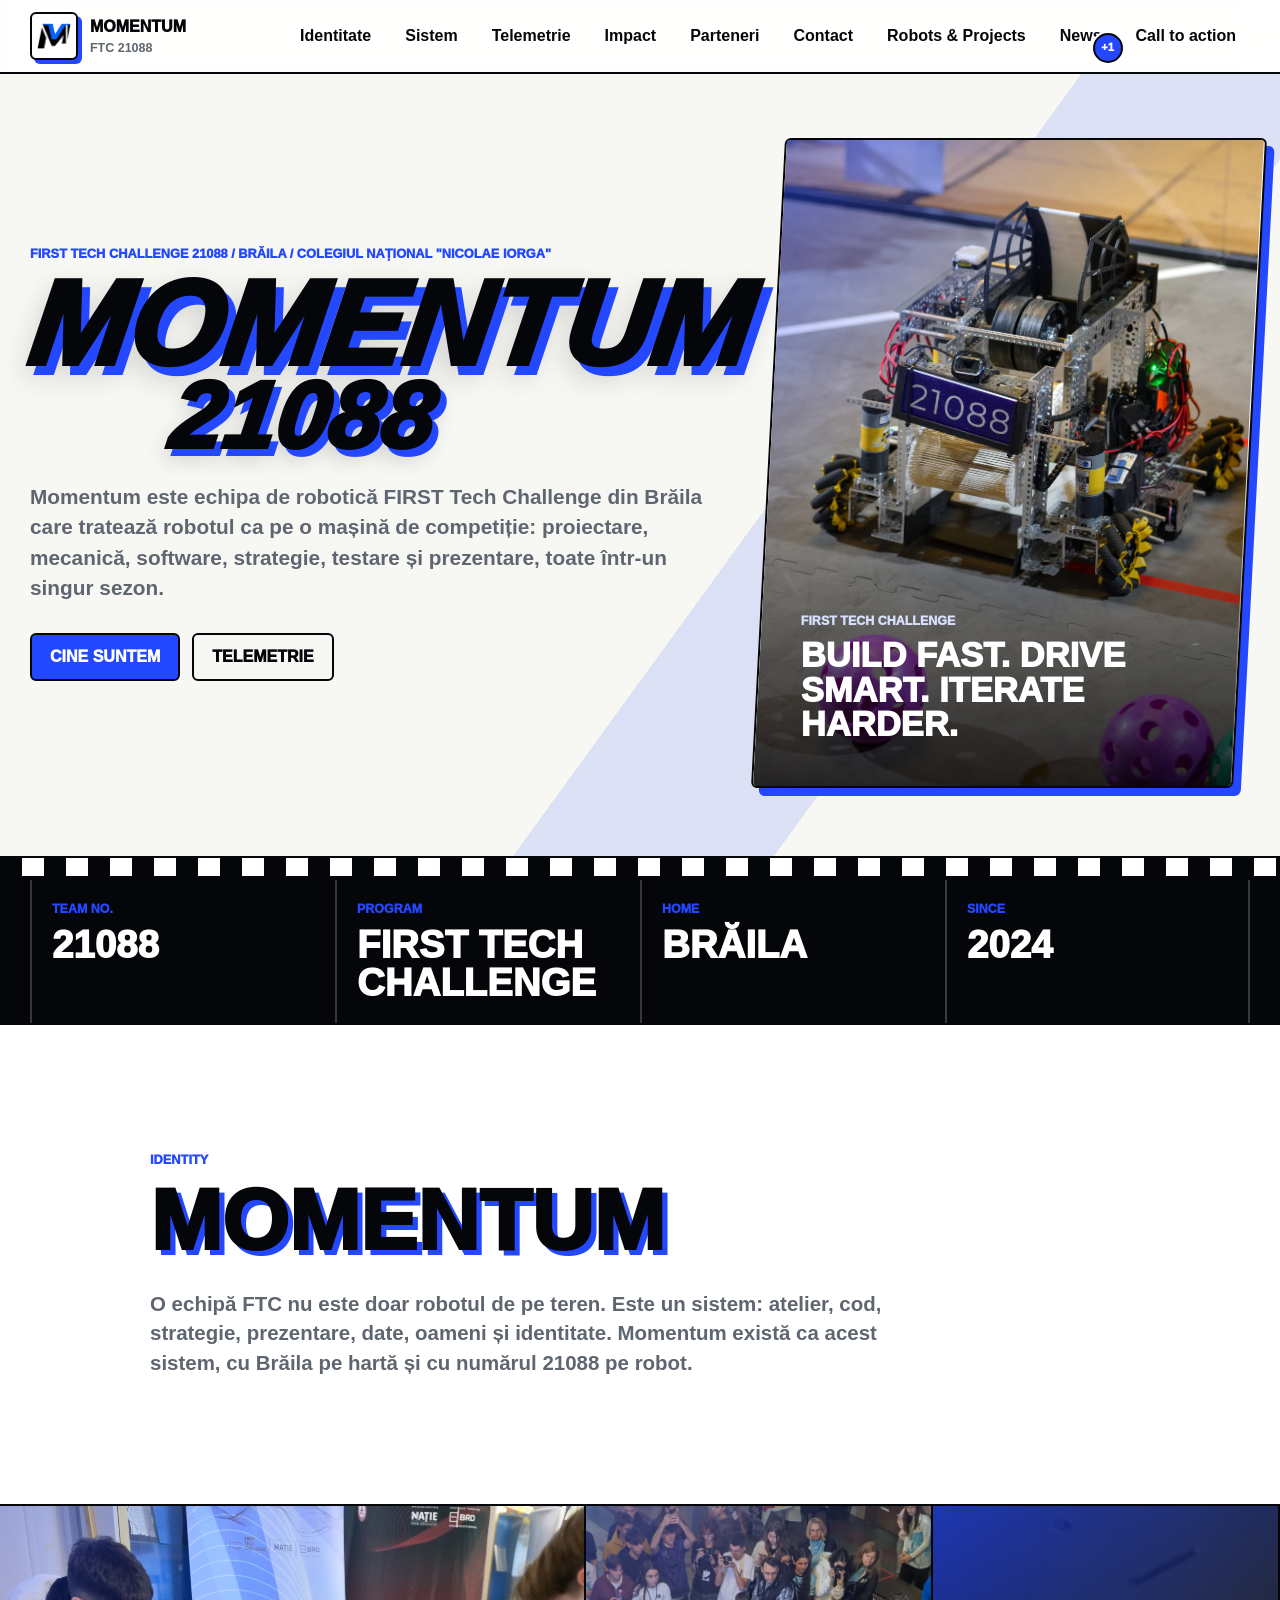
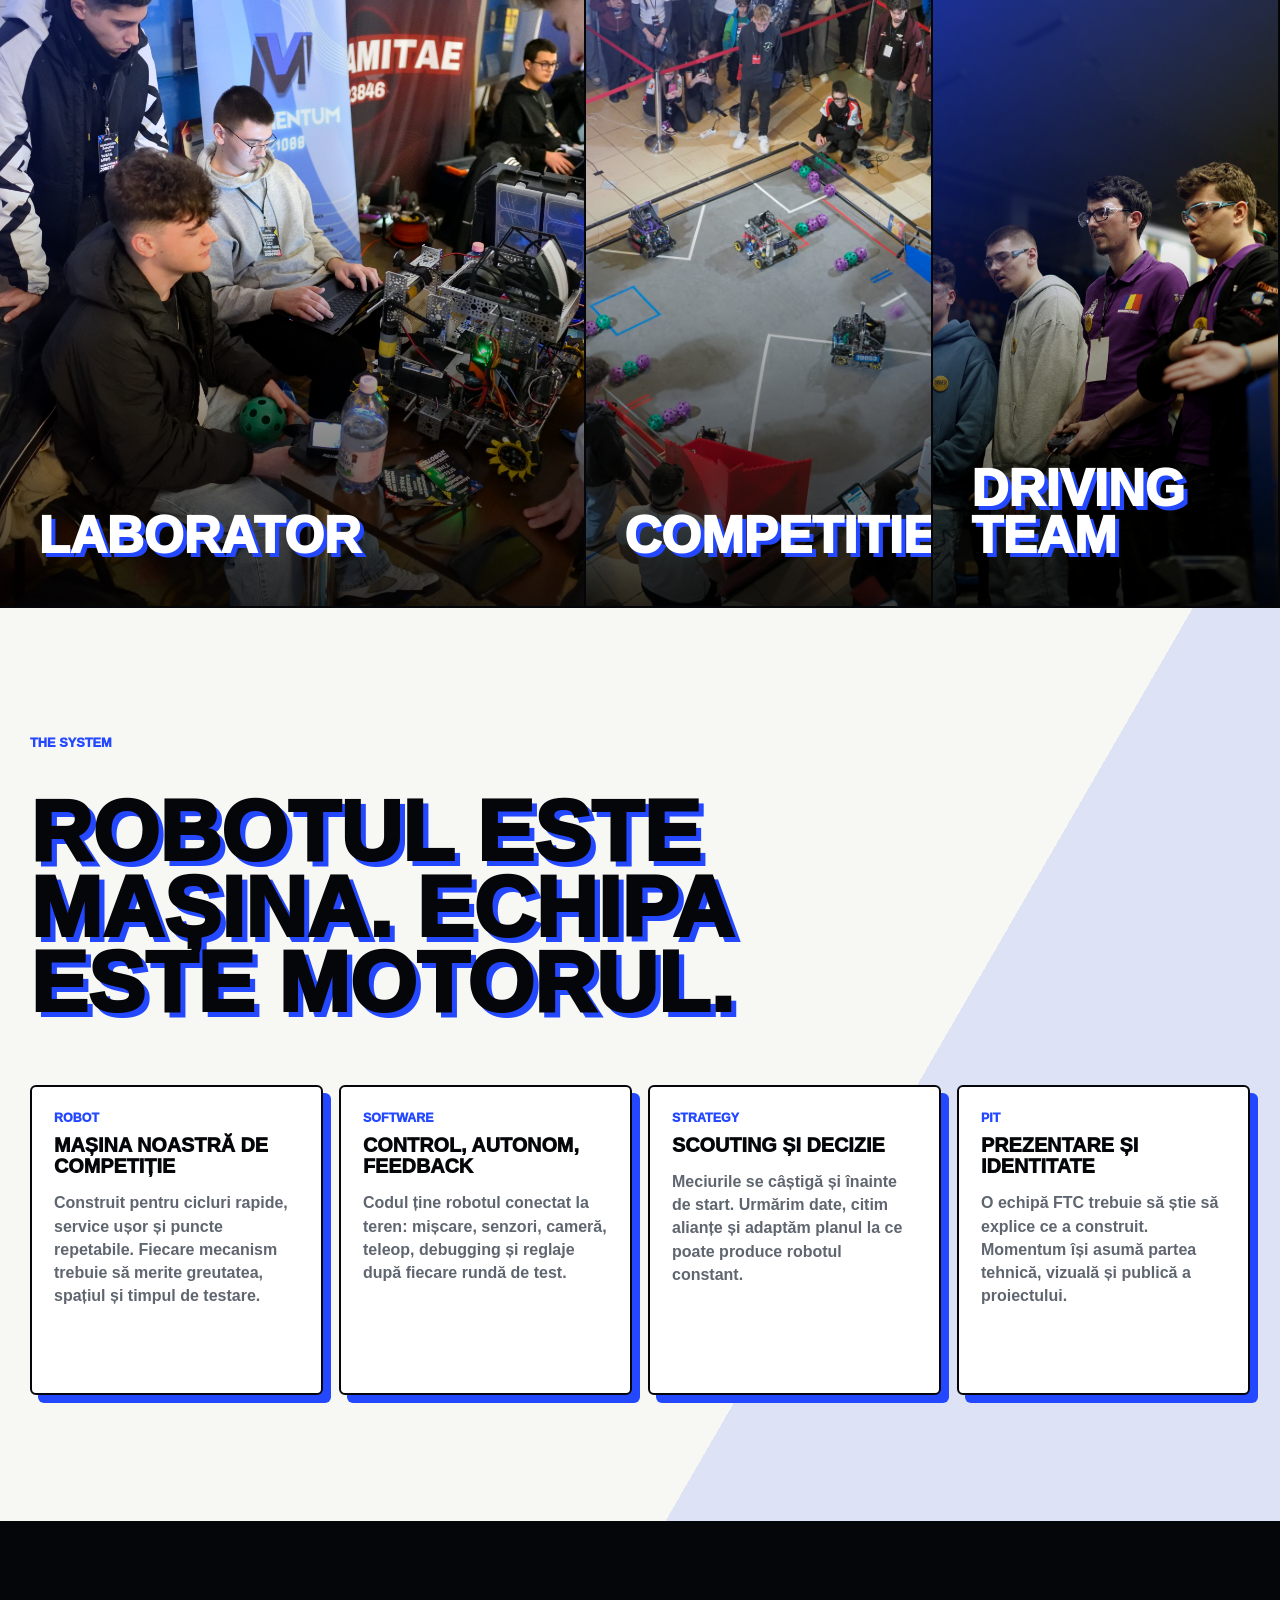
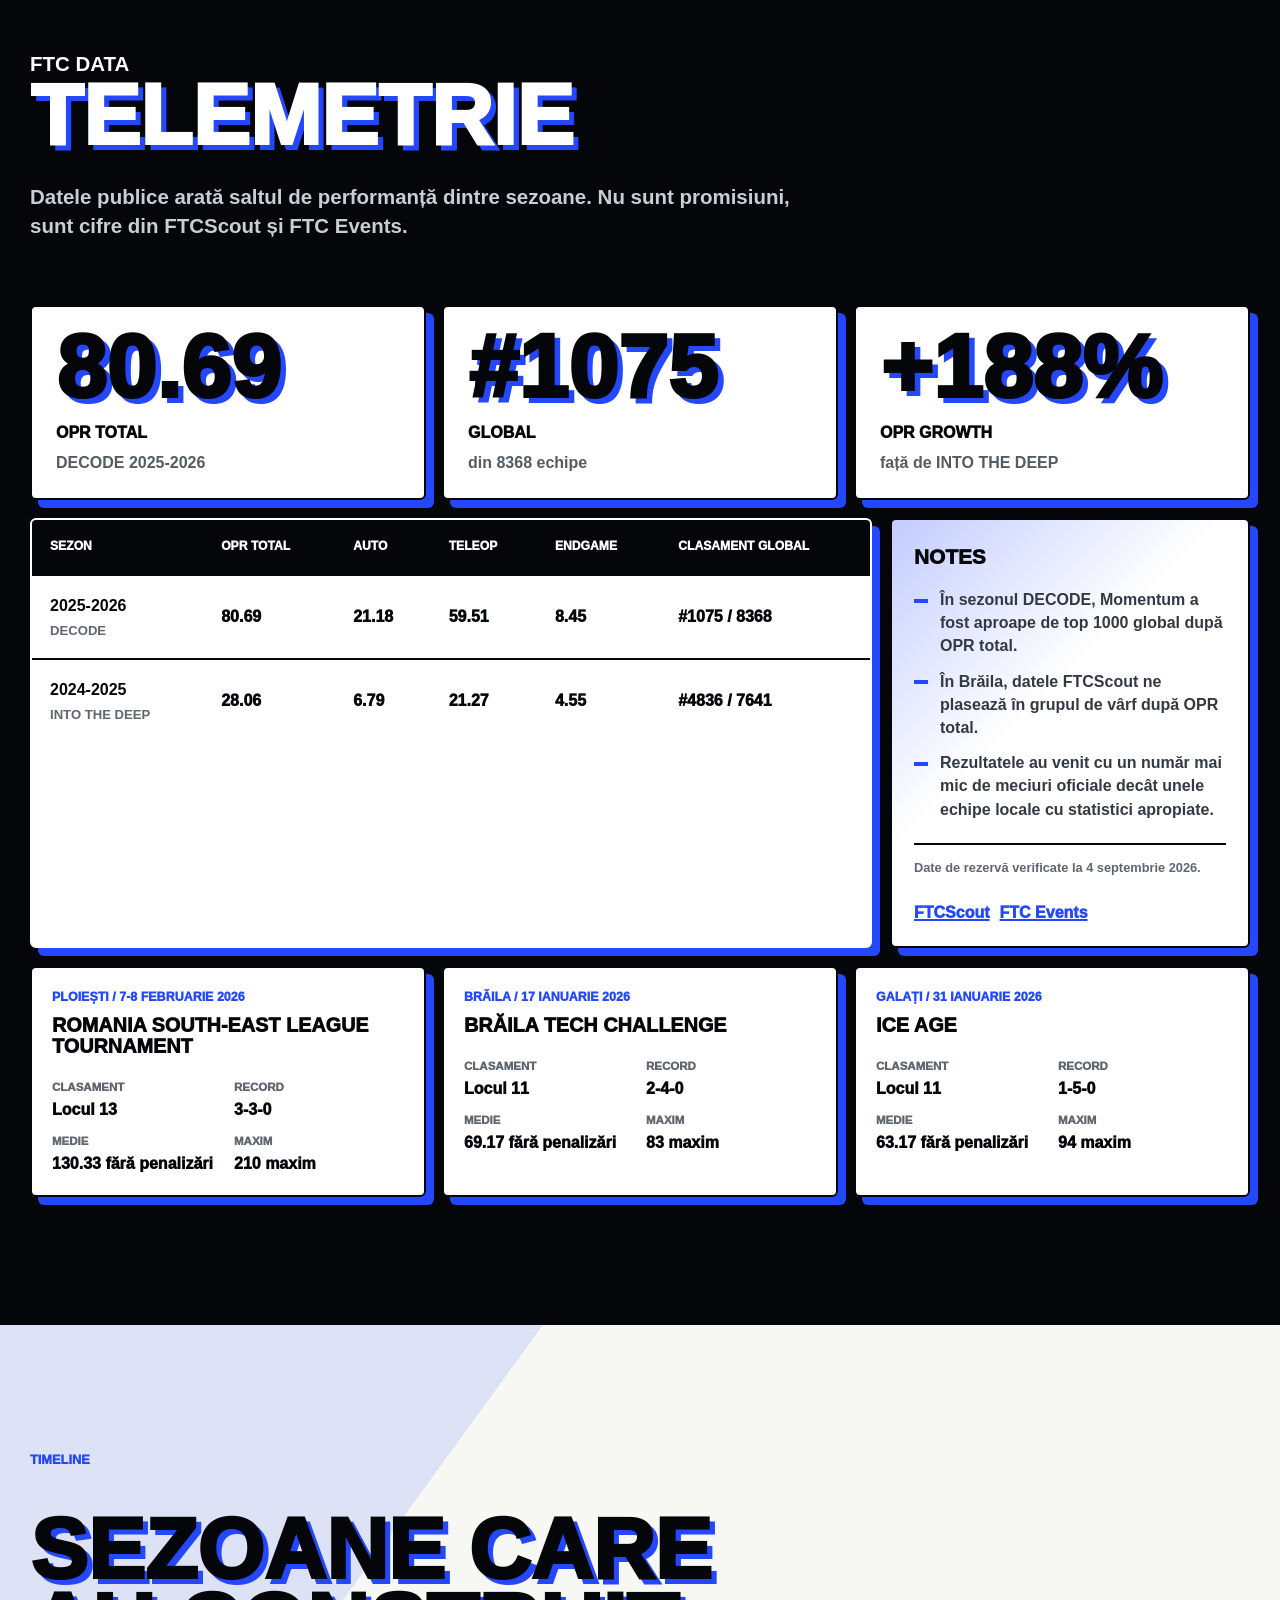
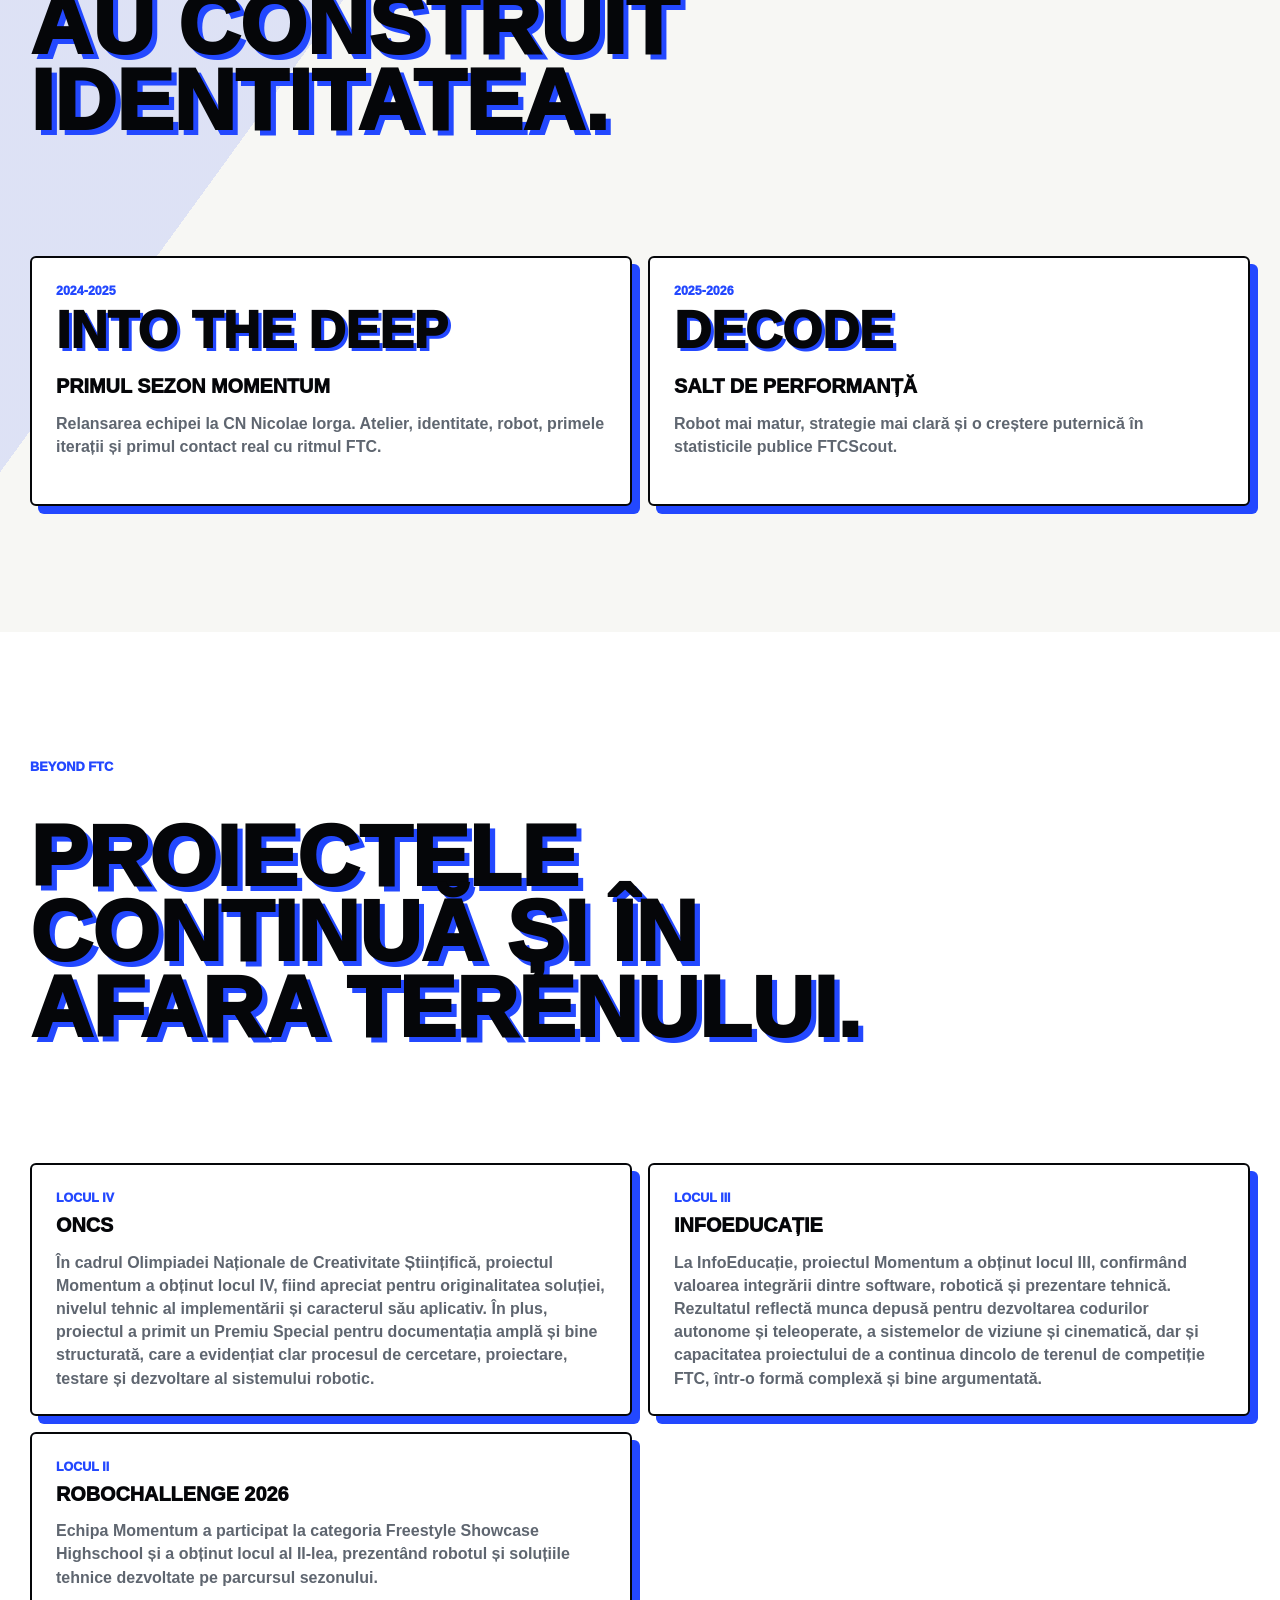
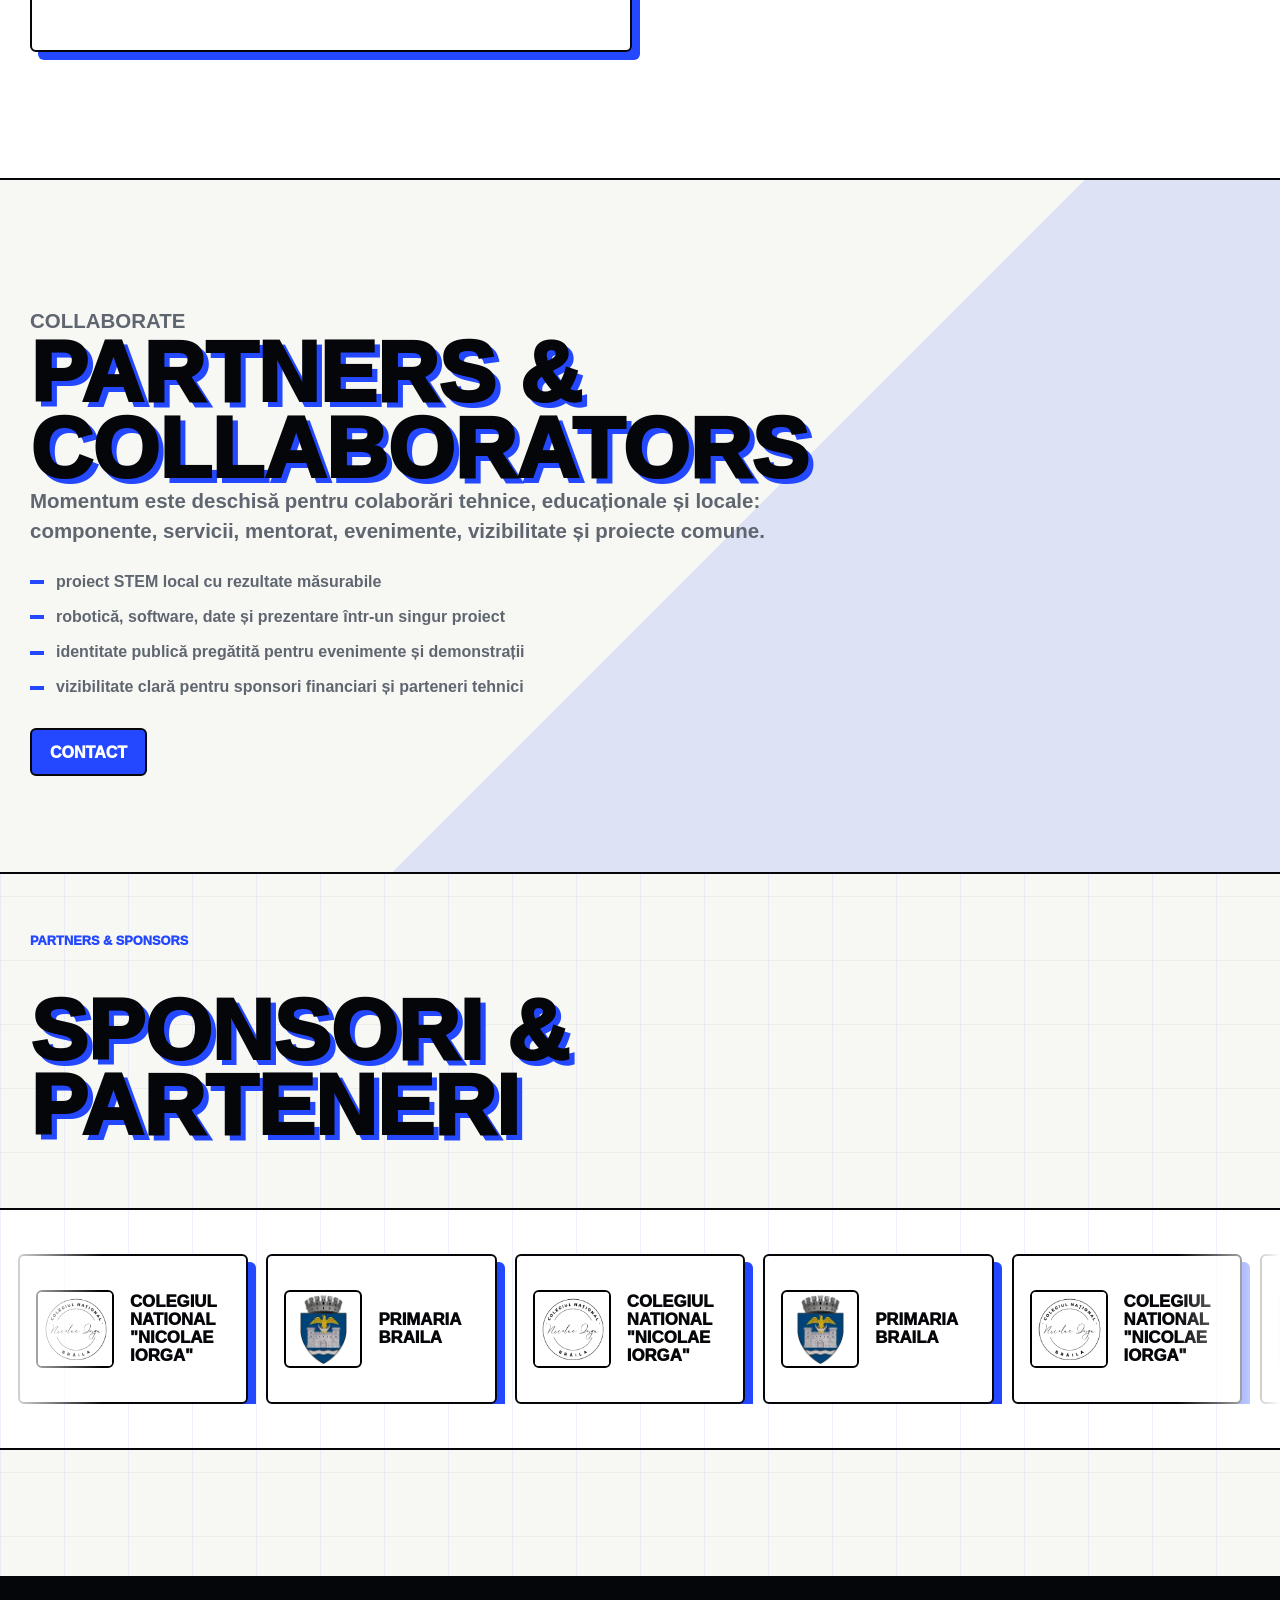
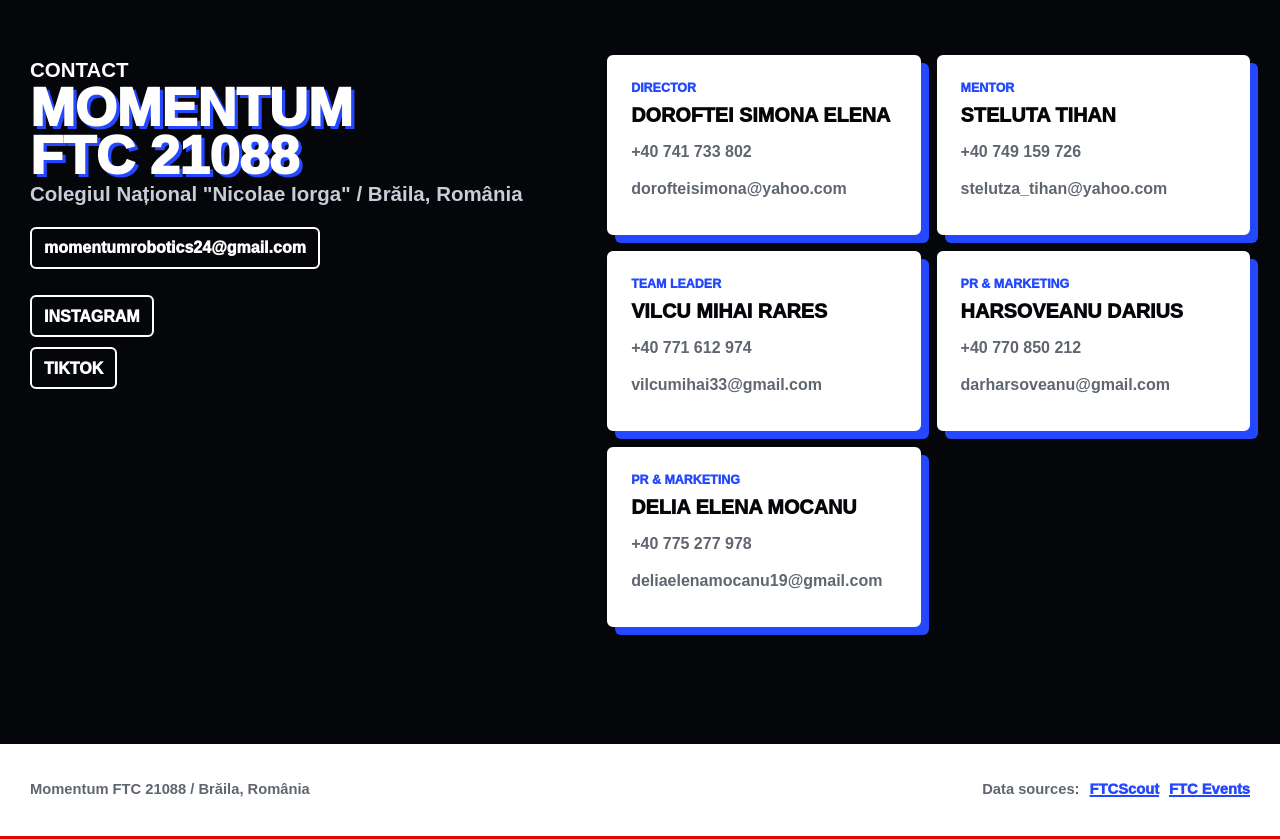
<file: index.html>
<!doctype html>
<html lang="ro">
  <head>
    <meta charset="utf-8">
    <meta name="viewport" content="width=device-width, initial-scale=1">
    <title>Momentum FTC 21088 | Robotics Team Brăila</title>
    <meta
      name="description"
      content="Momentum FTC 21088 este echipa de robotică FTC a Colegiului Național Nicolae Iorga din Brăila: robot, software, strategie, telemetrie și identitate de competiție."
    >
    <meta name="theme-color" content="#f7f7f4">
    <link rel="icon" type="image/png" href="assets/favicon.png">
    <link rel="apple-touch-icon" href="assets/favicon.png">
    <link rel="stylesheet" href="assets/styles.css">
    <script src="assets/data.js" defer></script>
    <script src="assets/main.js" defer></script>
  </head>
  <body>
    <a class="skip-link" href="#continut">Sari la conținut</a>

    <header class="site-header">
      <div class="nav-shell">
        <a class="brand" href="#top" aria-label="Momentum FTC 21088">
          <span class="brand-mark" aria-hidden="true">
            <img src="assets/logo-removebg-preview.png" alt="">
          </span>
          <span>
            <strong>Momentum</strong>
            <small>FTC 21088</small>
          </span>
        </a>

        <button class="menu-toggle" type="button" data-menu-toggle aria-expanded="false" aria-controls="site-nav">
          Meniu
        </button>

        <nav class="site-nav" id="site-nav" data-site-nav aria-label="Navigație principală">
          <a href="#identitate">Identitate</a>
          <a href="#robot">Sistem</a>
          <a href="#telemetry">Telemetrie</a>
          <a href="#olimpiade">Impact</a>
          <a href="#parteneri">Parteneri</a>
          <a href="#contact">Contact</a>
          <a href="robots-projects.html">Robots &amp; Projects</a>
          <a href="news.html" data-news-link>News</a>
          <a href="calltoaction.html">Call to action</a>
        </nav>
      </div>
    </header>

    <main id="continut">
      <div id="app"></div>
    </main>

    <noscript>
      <section class="section-inner noscript">
        <h1>Momentum FTC 21088</h1>
        <p>Activează JavaScript pentru a vedea site-ul complet.</p>
      </section>
    </noscript>
  </body>
</html>
</file>
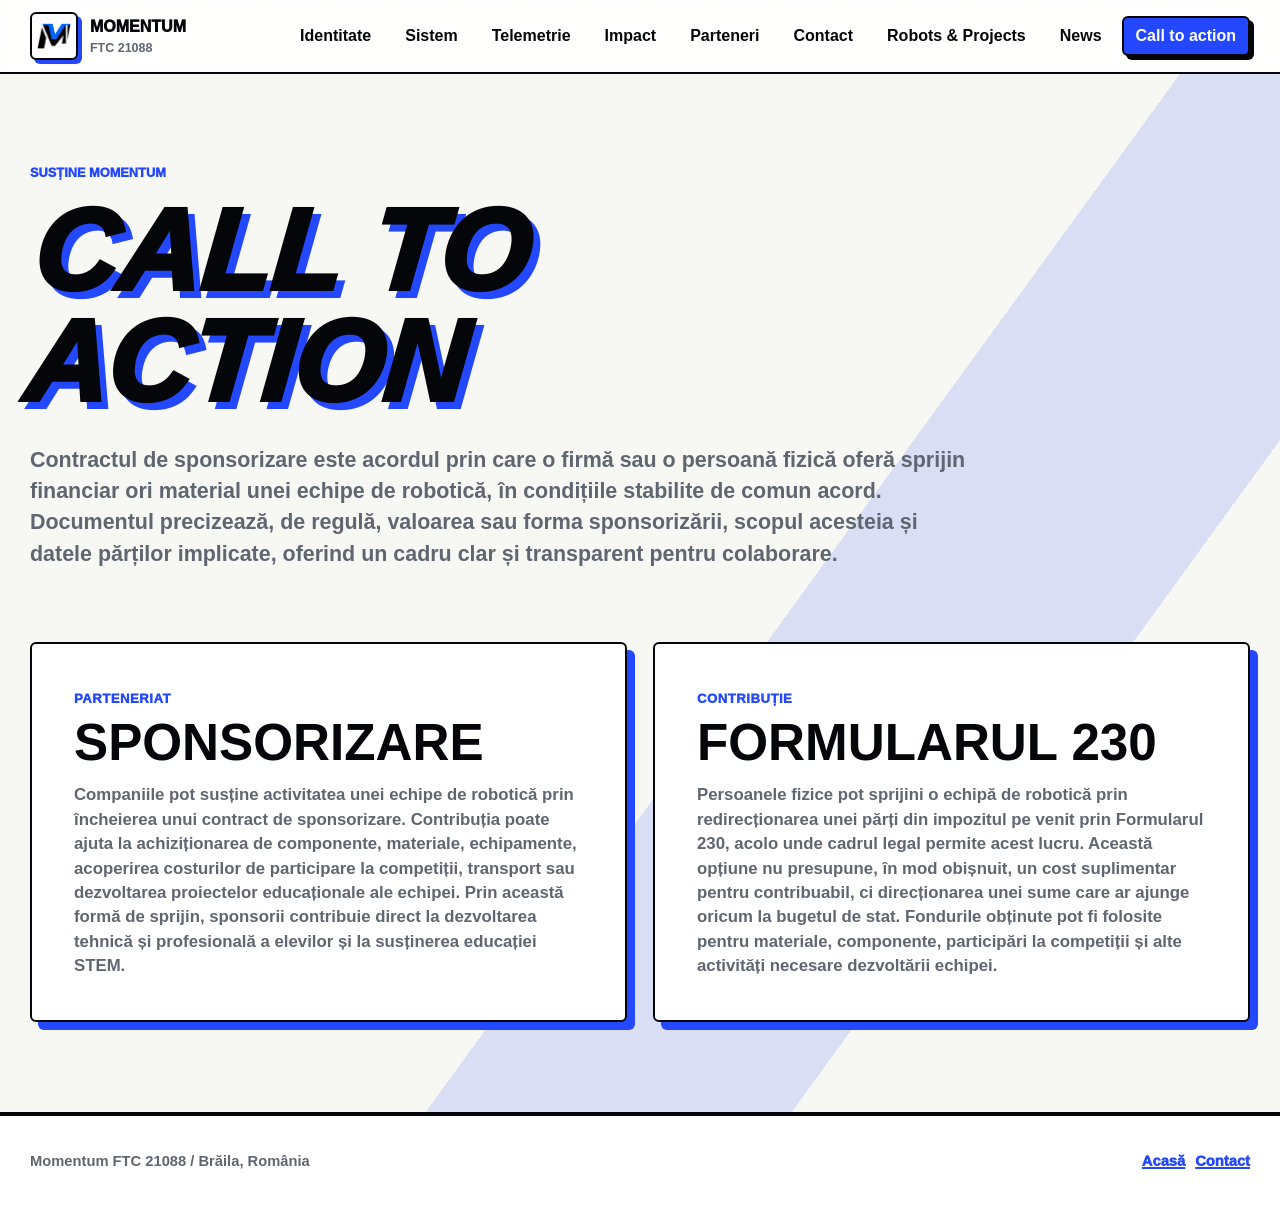
<file: calltoaction.html>
<!doctype html>
<html lang="ro">
  <head>
    <meta charset="utf-8">
    <meta name="viewport" content="width=device-width, initial-scale=1">
    <title>Call to action | Momentum FTC 21088</title>
    <meta
      name="description"
      content="Informații despre sponsorizarea Momentum FTC 21088 și Formularul 230."
    >
    <meta name="theme-color" content="#f7f7f4">
    <link rel="icon" type="image/png" href="assets/favicon.png">
    <link rel="apple-touch-icon" href="assets/favicon.png">
    <link rel="stylesheet" href="assets/styles.css">
    <script src="assets/main.js" defer></script>
  </head>
  <body>
    <a class="skip-link" href="#continut">Sari la conținut</a>

    <header class="site-header">
      <div class="nav-shell">
        <a class="brand" href="index.html#top" aria-label="Momentum FTC 21088 — pagina principală">
          <span class="brand-mark" aria-hidden="true">
            <img src="assets/logo-removebg-preview.png" alt="">
          </span>
          <span>
            <strong>Momentum</strong>
            <small>FTC 21088</small>
          </span>
        </a>

        <button class="menu-toggle" type="button" data-menu-toggle aria-expanded="false" aria-controls="site-nav">
          Meniu
        </button>

        <nav class="site-nav" id="site-nav" data-site-nav aria-label="Navigație principală">
          <a href="index.html#identitate">Identitate</a>
          <a href="index.html#robot">Sistem</a>
          <a href="index.html#telemetry">Telemetrie</a>
          <a href="index.html#olimpiade">Impact</a>
          <a href="index.html#parteneri">Parteneri</a>
          <a href="index.html#contact">Contact</a>
          <a href="robots-projects.html">Robots &amp; Projects</a>
          <a href="news.html" data-news-link>News</a>
          <a href="calltoaction.html" aria-current="page">Call to action</a>
        </nav>
      </div>
    </header>

    <main id="continut">
      <section class="news-hero contract-hero">
        <div class="section-inner contract-hero-grid">
          <div class="contract-intro">
            <p class="eyebrow">Susține Momentum</p>
            <h1 class="news-title contract-title">Call to action</h1>
            <p class="news-lede">
              Contractul de sponsorizare este acordul prin care o firmă sau o persoană fizică oferă sprijin financiar ori material unei echipe de robotică, în condițiile stabilite de comun acord. Documentul precizează, de regulă, valoarea sau forma sponsorizării, scopul acesteia și datele părților implicate, oferind un cadru clar și transparent pentru colaborare.
            </p>
          </div>

          <div class="contract-offer-layout">
            <div class="contract-card-grid">
              <article class="contract-card">
                <span>Parteneriat</span>
                <h2>Sponsorizare</h2>
                <p>
                  Companiile pot susține activitatea unei echipe de robotică prin încheierea unui contract de sponsorizare. Contribuția poate ajuta la achiziționarea de componente, materiale, echipamente, acoperirea costurilor de participare la competiții, transport sau dezvoltarea proiectelor educaționale ale echipei. Prin această formă de sprijin, sponsorii contribuie direct la dezvoltarea tehnică și profesională a elevilor și la susținerea educației STEM.
                </p>
              </article>

              <article class="contract-card">
                <span>Contribuție</span>
                <h2>Formularul 230</h2>
                <p>
                  Persoanele fizice pot sprijini o echipă de robotică prin redirecționarea unei părți din impozitul pe venit prin Formularul 230, acolo unde cadrul legal permite acest lucru. Această opțiune nu presupune, în mod obișnuit, un cost suplimentar pentru contribuabil, ci direcționarea unei sume care ar ajunge oricum la bugetul de stat. Fondurile obținute pot fi folosite pentru materiale, componente, participări la competiții și alte activități necesare dezvoltării echipei.
                </p>
              </article>
            </div>
          </div>
        </div>
      </section>
    </main>

    <footer class="site-footer">
      <div class="section-inner footer-grid">
        <p>Momentum FTC 21088 / Brăila, România</p>
        <p>
          <a href="index.html#top">Acasă</a>
          <a href="index.html#contact">Contact</a>
        </p>
      </div>
    </footer>
  </body>
</html>
</file>
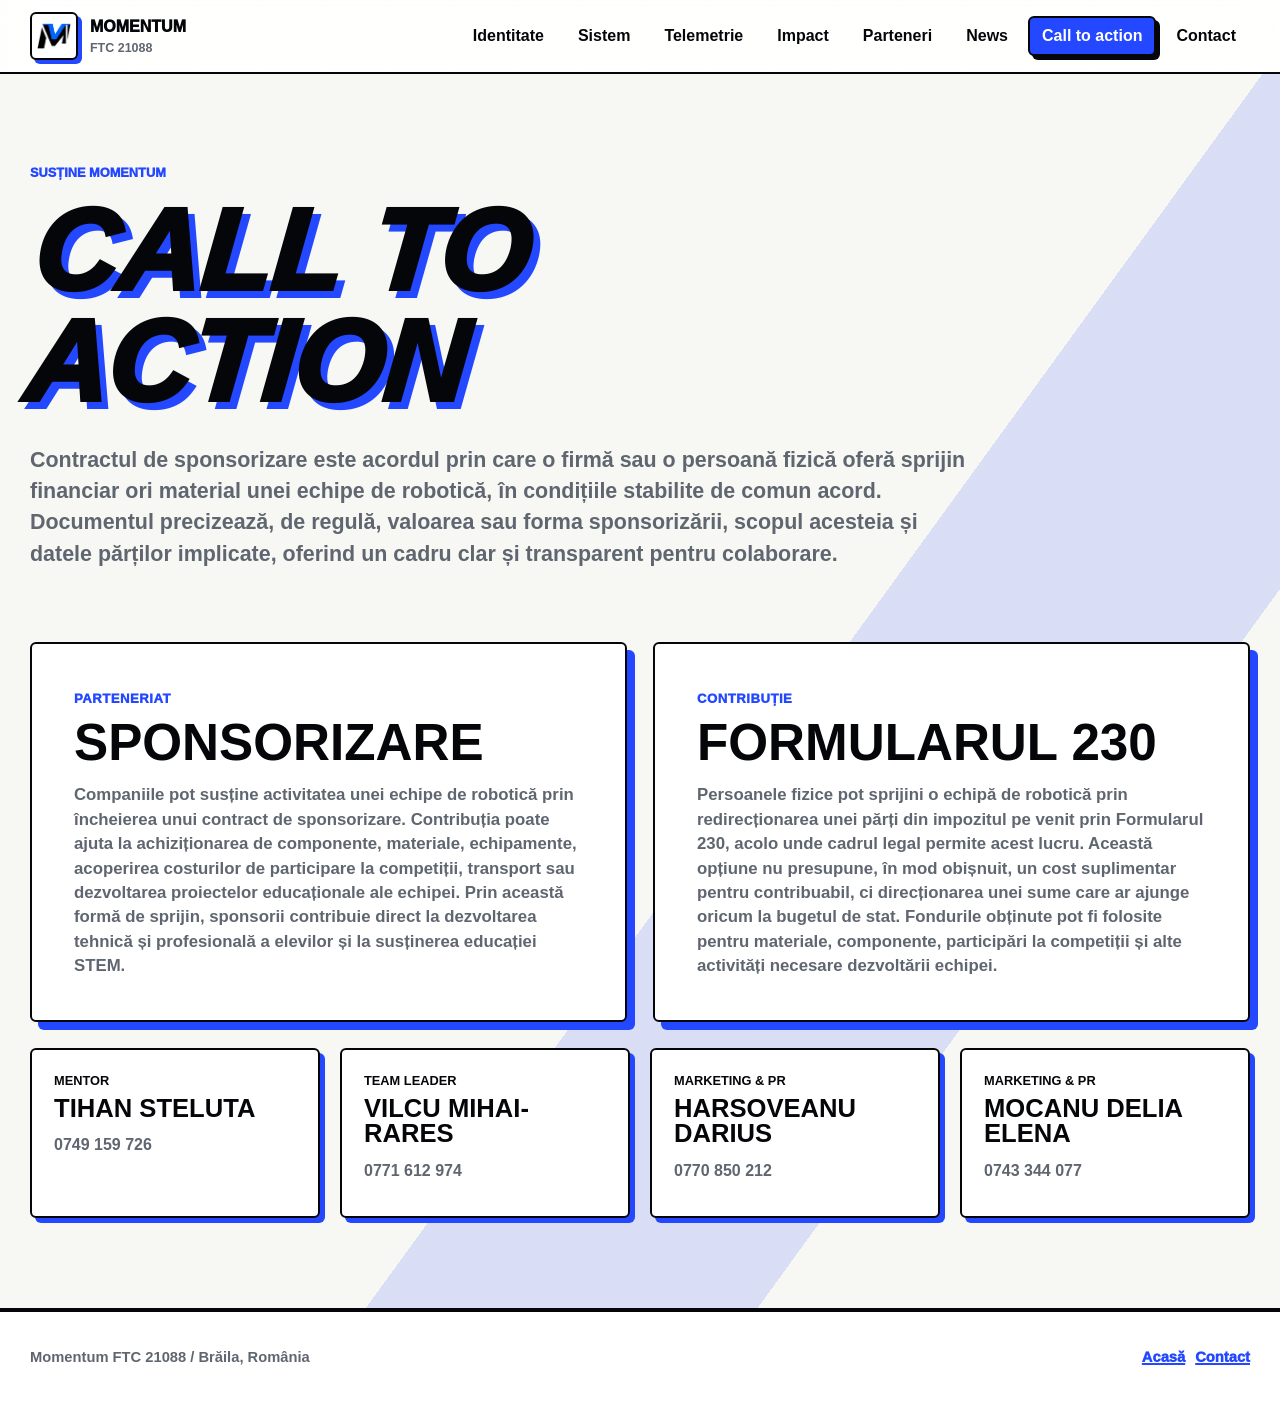
<file: contract.html>
<!doctype html>
<html lang="ro">
  <head>
    <meta charset="utf-8">
    <meta name="viewport" content="width=device-width, initial-scale=1">
    <title>Call to action | Momentum FTC 21088</title>
    <meta
      name="description"
      content="Informații despre sponsorizarea Momentum FTC 21088 și Formularul 230."
    >
    <meta name="theme-color" content="#f7f7f4">
    <link rel="icon" type="image/png" href="assets/favicon.png">
    <link rel="apple-touch-icon" href="assets/favicon.png">
    <link rel="stylesheet" href="assets/styles.css">
    <script src="assets/main.js" defer></script>
  </head>
  <body>
    <a class="skip-link" href="#continut">Sari la conținut</a>

    <header class="site-header">
      <div class="nav-shell">
        <a class="brand" href="index.html#top" aria-label="Momentum FTC 21088 — pagina principală">
          <span class="brand-mark" aria-hidden="true">
            <img src="assets/logo-removebg-preview.png" alt="">
          </span>
          <span>
            <strong>Momentum</strong>
            <small>FTC 21088</small>
          </span>
        </a>

        <button class="menu-toggle" type="button" data-menu-toggle aria-expanded="false" aria-controls="site-nav">
          Meniu
        </button>

        <nav class="site-nav" id="site-nav" data-site-nav aria-label="Navigație principală">
          <a href="index.html#identitate">Identitate</a>
          <a href="index.html#robot">Sistem</a>
          <a href="index.html#telemetry">Telemetrie</a>
          <a href="index.html#olimpiade">Impact</a>
          <a href="index.html#parteneri">Parteneri</a>
          <a href="news.html" data-news-link>News</a>
          <a href="contract.html" aria-current="page">Call to action</a>
          <a href="index.html#contact">Contact</a>
        </nav>
      </div>
    </header>

    <main id="continut">
      <section class="news-hero contract-hero">
        <div class="section-inner contract-hero-grid">
          <div class="contract-intro">
            <p class="eyebrow">Susține Momentum</p>
            <h1 class="news-title contract-title">Call to action</h1>
            <p class="news-lede">
              Contractul de sponsorizare este acordul prin care o firmă sau o persoană fizică oferă sprijin financiar ori material unei echipe de robotică, în condițiile stabilite de comun acord. Documentul precizează, de regulă, valoarea sau forma sponsorizării, scopul acesteia și datele părților implicate, oferind un cadru clar și transparent pentru colaborare.
            </p>
          </div>

          <div class="contract-offer-layout">
            <div class="contract-card-grid">
              <article class="contract-card">
                <span>Parteneriat</span>
                <h2>Sponsorizare</h2>
                <p>
                  Companiile pot susține activitatea unei echipe de robotică prin încheierea unui contract de sponsorizare. Contribuția poate ajuta la achiziționarea de componente, materiale, echipamente, acoperirea costurilor de participare la competiții, transport sau dezvoltarea proiectelor educaționale ale echipei. Prin această formă de sprijin, sponsorii contribuie direct la dezvoltarea tehnică și profesională a elevilor și la susținerea educației STEM.
                </p>
              </article>

              <article class="contract-card">
                <span>Contribuție</span>
                <h2>Formularul 230</h2>
                <p>
                  Persoanele fizice pot sprijini o echipă de robotică prin redirecționarea unei părți din impozitul pe venit prin Formularul 230, acolo unde cadrul legal permite acest lucru. Această opțiune nu presupune, în mod obișnuit, un cost suplimentar pentru contribuabil, ci direcționarea unei sume care ar ajunge oricum la bugetul de stat. Fondurile obținute pot fi folosite pentru materiale, componente, participări la competiții și alte activități necesare dezvoltării echipei.
                </p>
              </article>
            </div>

            <div class="contract-contact-grid" aria-label="Persoane de contact">
              <article class="contract-contact-card">
                
                <strong>Mentor</strong>
                <h3>Tihan Steluta</h3>
                <p>0749 159 726</p>
              </article>
              <article class="contract-contact-card">
                
                <strong>Team Leader</strong>
                <h3>Vilcu Mihai-Rares</h3>
                <p>0771 612 974</p>
              </article>
              <article class="contract-contact-card">
                
                <strong>Marketing & PR</strong>
                <h3>Harsoveanu Darius</h3>
                <p>0770 850 212</p>
              </article>
              <article class="contract-contact-card">
                
                <strong>Marketing & PR</strong>
                <h3>Mocanu Delia Elena</h3>
                <p>0743 344 077</p>
              </article>
            </div>
          </div>
        </div>
      </section>
    </main>

    <footer class="site-footer">
      <div class="section-inner footer-grid">
        <p>Momentum FTC 21088 / Brăila, România</p>
        <p>
          <a href="index.html#top">Acasă</a>
          <a href="index.html#contact">Contact</a>
        </p>
      </div>
    </footer>
  </body>
</html>
</file>
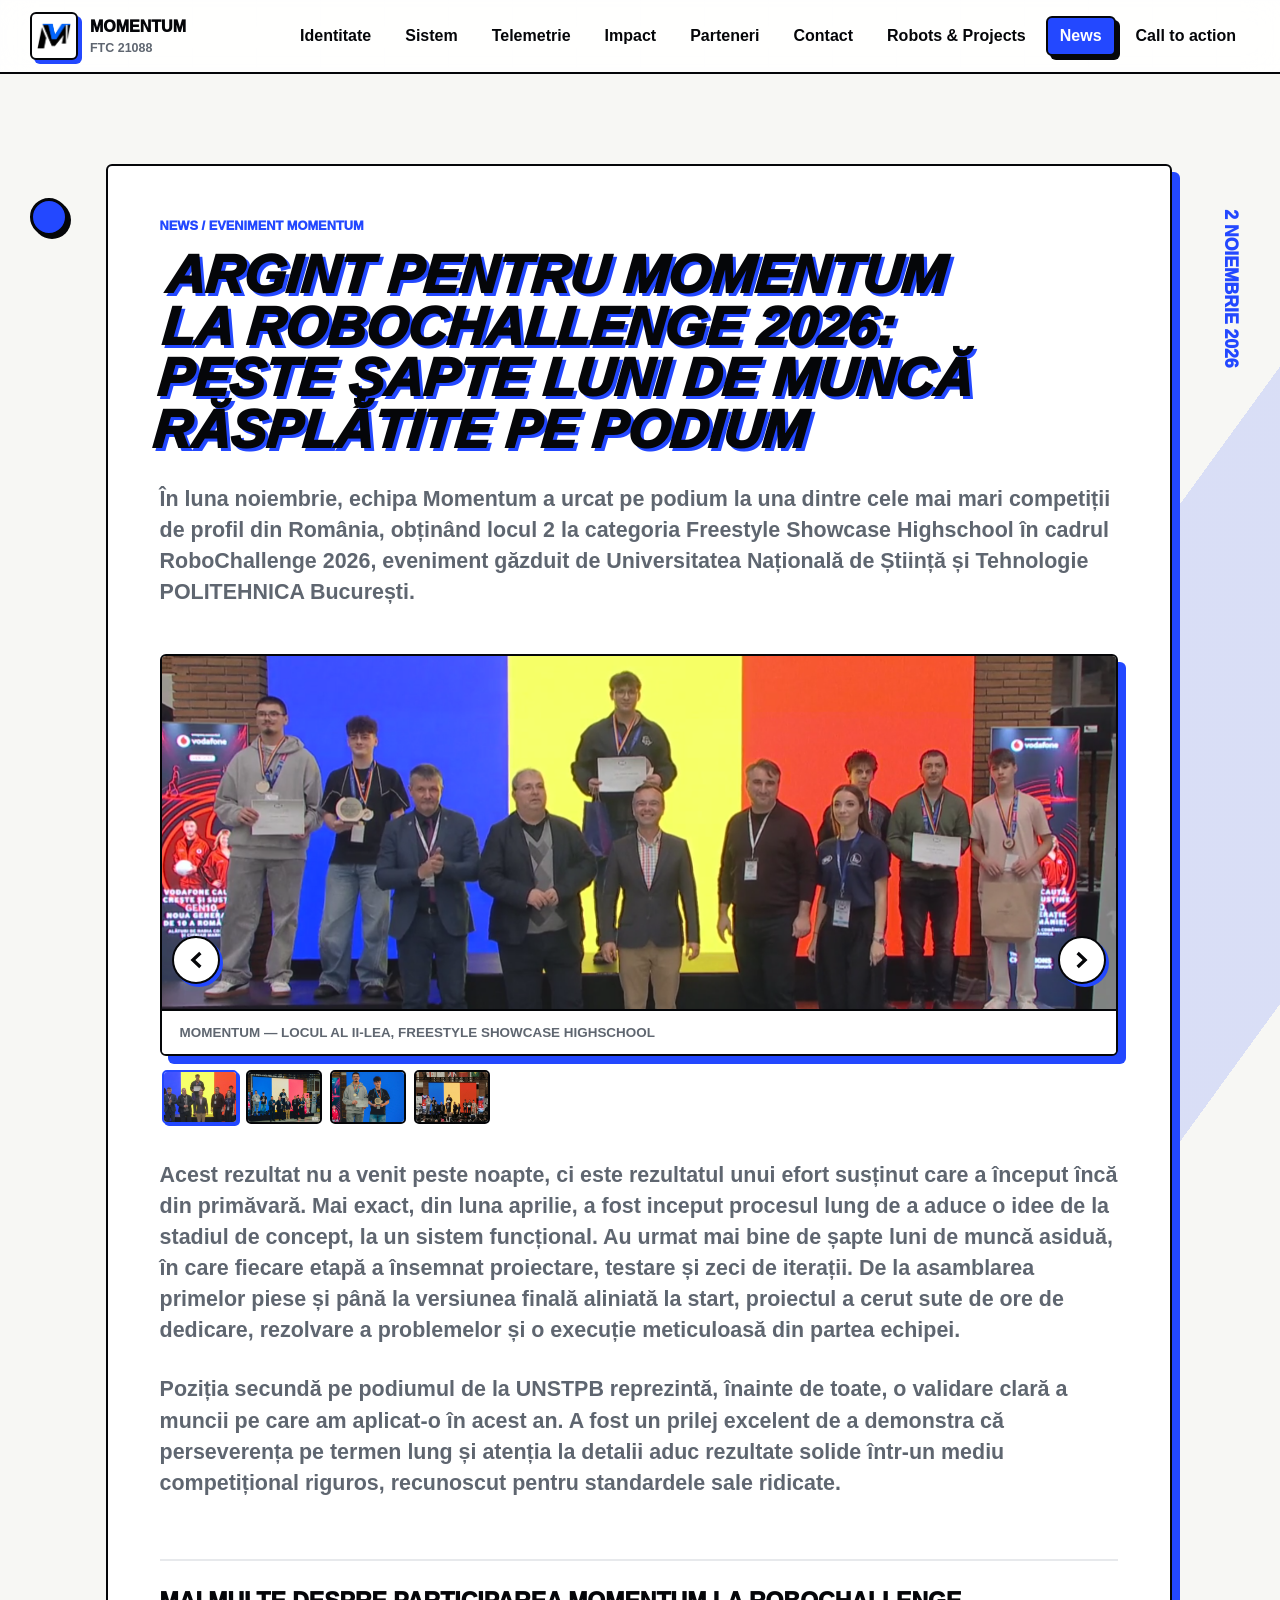
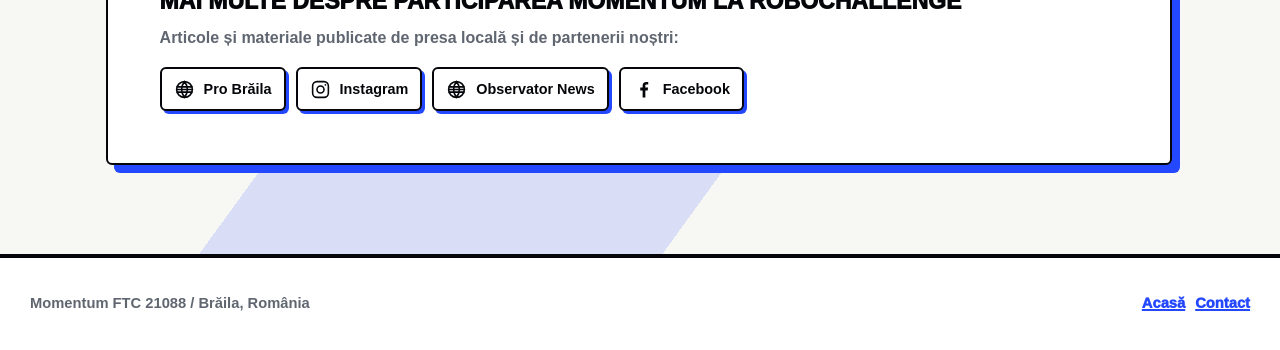
<file: news.html>
<!doctype html>
<html lang="ro">
  <head>
    <meta charset="utf-8">
    <meta name="viewport" content="width=device-width, initial-scale=1">
    <title>Argint pentru Momentum la RoboChallenge 2026 | Momentum FTC 21088</title>
    <meta
      name="description"
      content="Momentum FTC 21088 a obținut locul al II-lea la categoria Freestyle Showcase Highschool la RoboChallenge 2026."
    >
    <meta name="theme-color" content="#f7f7f4">
    <link rel="icon" type="image/png" href="assets/favicon.png">
    <link rel="apple-touch-icon" href="assets/favicon.png">
    <link rel="stylesheet" href="assets/styles.css">
    <script src="assets/main.js" defer></script>
    <script src="assets/news-gallery.js" defer></script>
    <script src="assets/image-lightbox.js" defer></script>
  </head>
  <body>
    <a class="skip-link" href="#continut">Sari la conținut</a>

    <header class="site-header">
      <div class="nav-shell">
        <a class="brand" href="index.html#top" aria-label="Momentum FTC 21088 — pagina principală">
          <span class="brand-mark" aria-hidden="true">
            <img src="assets/logo-removebg-preview.png" alt="">
          </span>
          <span>
            <strong>Momentum</strong>
            <small>FTC 21088</small>
          </span>
        </a>

        <button class="menu-toggle" type="button" data-menu-toggle aria-expanded="false" aria-controls="site-nav">
          Meniu
        </button>

        <nav class="site-nav" id="site-nav" data-site-nav aria-label="Navigație principală">
          <a href="index.html#identitate">Identitate</a>
          <a href="index.html#robot">Sistem</a>
          <a href="index.html#telemetry">Telemetrie</a>
          <a href="index.html#olimpiade">Impact</a>
          <a href="index.html#parteneri">Parteneri</a>
          <a href="index.html#contact">Contact</a>
          <a href="robots-projects.html">Robots &amp; Projects</a>
          <a href="news.html" data-news-link aria-current="page">News</a>
          <a href="calltoaction.html">Call to action</a>
        </nav>
      </div>
    </header>

    <main id="continut">
      <section class="news-hero">
        <div class="section-inner">
          <div class="news-timeline-layout">
            <span class="news-timeline-dot" aria-hidden="true"></span>
            <article class="news-article">
            <p class="eyebrow">News / Eveniment Momentum</p>
            <h1 class="news-title">Argint pentru Momentum la RoboChallenge 2026: Peste șapte luni de muncă răsplătite pe podium</h1>
            <p class="news-lede">
              În luna noiembrie, echipa Momentum a urcat pe podium la una dintre cele mai mari competiții de profil din România, obținând locul 2 la categoria Freestyle Showcase Highschool în cadrul RoboChallenge 2026, eveniment găzduit de Universitatea Națională de Știință și Tehnologie POLITEHNICA București.
            </p>
            <div class="news-gallery" data-news-gallery role="region" aria-roledescription="carusel" aria-label="Fotografii de la RoboChallenge 2026">
              <figure class="news-award-figure">
                <img
                  class="news-gallery-image"
                  src="assets/Screenshot_20261102_232538.png"
                  alt="Premierea echipelor la RoboChallenge 2026, cu reprezentanții Momentum pe podium"
                  role="button"
                  tabindex="0"
                  aria-haspopup="dialog"
                  title="Deschide fotografia pentru zoom"
                >
                <figcaption>Momentum — locul al II-lea, Freestyle Showcase Highschool</figcaption>
              </figure>
            </div>
            <p class="news-lede">
              Acest rezultat nu a venit peste noapte, ci este rezultatul unui efort susținut care a început încă din primăvară. Mai exact, din luna aprilie, a fost inceput procesul lung de a aduce o idee de la stadiul de concept, la un sistem funcțional. Au urmat mai bine de șapte luni de muncă asiduă, în care fiecare etapă a însemnat proiectare, testare și zeci de iterații. De la asamblarea primelor piese și până la versiunea finală aliniată la start, proiectul a cerut sute de ore de dedicare, rezolvare a problemelor și o execuție meticuloasă din partea echipei.
            </p>
            <p class="news-lede">
              Poziția secundă pe podiumul de la UNSTPB reprezintă, înainte de toate, o validare clară a muncii pe care am aplicat-o în acest an. A fost un prilej excelent de a demonstra că perseverența pe termen lung și atenția la detalii aduc rezultate solide într-un mediu competițional riguros, recunoscut pentru standardele sale ridicate.
            </p>
            <section class="news-related" aria-labelledby="news-related-title">
              <h2 id="news-related-title">Mai multe despre participarea Momentum la RoboChallenge</h2>
              <p>Articole și materiale publicate de presa locală și de partenerii noștri:</p>
              <div class="news-related-links">
                <a href="https://probr.ro/elevii-colegiului-national-nicolae-iorga-au-castigat-argintul-la-robochallenge-2026/" target="_blank" rel="noopener noreferrer" aria-label="Articol Pro Brăila despre rezultatul Momentum la RoboChallenge">
                  <svg viewBox="0 0 24 24" aria-hidden="true"><circle cx="12" cy="12" r="9"/><path d="M3.5 9h17M3.5 15h17M12 3a14 14 0 0 1 0 18M12 3a14 14 0 0 0 0 18M3 12h18"/></svg>
                  <span>Pro Brăila</span>
                </a>
                <a href="https://www.instagram.com/p/DfSO6XQDWlz/?srtk=MzRlODBiNWFlZA==" target="_blank" rel="noopener noreferrer" aria-label="Postare Instagram despre Momentum la RoboChallenge">
                  <svg viewBox="0 0 24 24" aria-hidden="true"><rect x="3" y="3" width="18" height="18" rx="5"/><circle cx="12" cy="12" r="4"/><circle class="icon-fill" cx="17.6" cy="6.6" r="1"/></svg>
                  <span>Instagram</span>
                </a>
                <a href="https://observatornews.ro/eveniment/competitie-de-robotica-in-capitala-cu-participanti-din-34-de-tari-un-roman-de-5-ani-cel-mai-tanar-concurent-670983.html" target="_blank" rel="noopener noreferrer" aria-label="Articol Observator News despre RoboChallenge">
                  <svg viewBox="0 0 24 24" aria-hidden="true"><circle cx="12" cy="12" r="9"/><path d="M3.5 9h17M3.5 15h17M12 3a14 14 0 0 1 0 18M12 3a14 14 0 0 0 0 18M3 12h18"/></svg>
                  <span>Observator News</span>
                </a>
                <a href="https://www.facebook.com/cnnibraila/posts/pfbid02Terp9qKYbUShatTgfXg7qhd2iceURcP4FzKHsQczsh3rP3GrC9G6bHQHek1EkjUgl" target="_blank" rel="noopener noreferrer" aria-label="Postare Facebook a Colegiului Național Nicolae Iorga">
                  <svg viewBox="0 0 24 24" aria-hidden="true"><path d="M14.1 21v-8h2.7l.4-3.2h-3.1v-2c0-.9.3-1.5 1.6-1.5h1.7V3.4c-.3 0-1.3-.1-2.4-.1-2.4 0-4 1.5-4 4.2v2.3H8.3V13H11v8z"/></svg>
                  <span>Facebook</span>
                </a>
              </div>
            </section>
            <!--<p class="news-lede">
              Pentru a descoperi ce am construit în toate aceste luni și pentru a explora specificațiile tehnice și soluțiile software din spatele proiectului premiat, vizitați pagina
              <a href="robots-projects.html">Robots &amp; Projects</a>.
              >
            </p>
            -->
            </article>
            <time class="news-date" datetime="2026-11-02" aria-label="2 noiembrie 2026">
              <span>2 noiembrie 2026</span>
            </time>
          </div>
        </div>
      </section>
    </main>

    <footer class="site-footer">
      <div class="section-inner footer-grid">
        <p>Momentum FTC 21088 / Brăila, România</p>
        <p>
          <a href="index.html#top">Acasă</a>
          <a href="index.html#contact">Contact</a>
        </p>
      </div>
    </footer>
  </body>
</html>
</file>
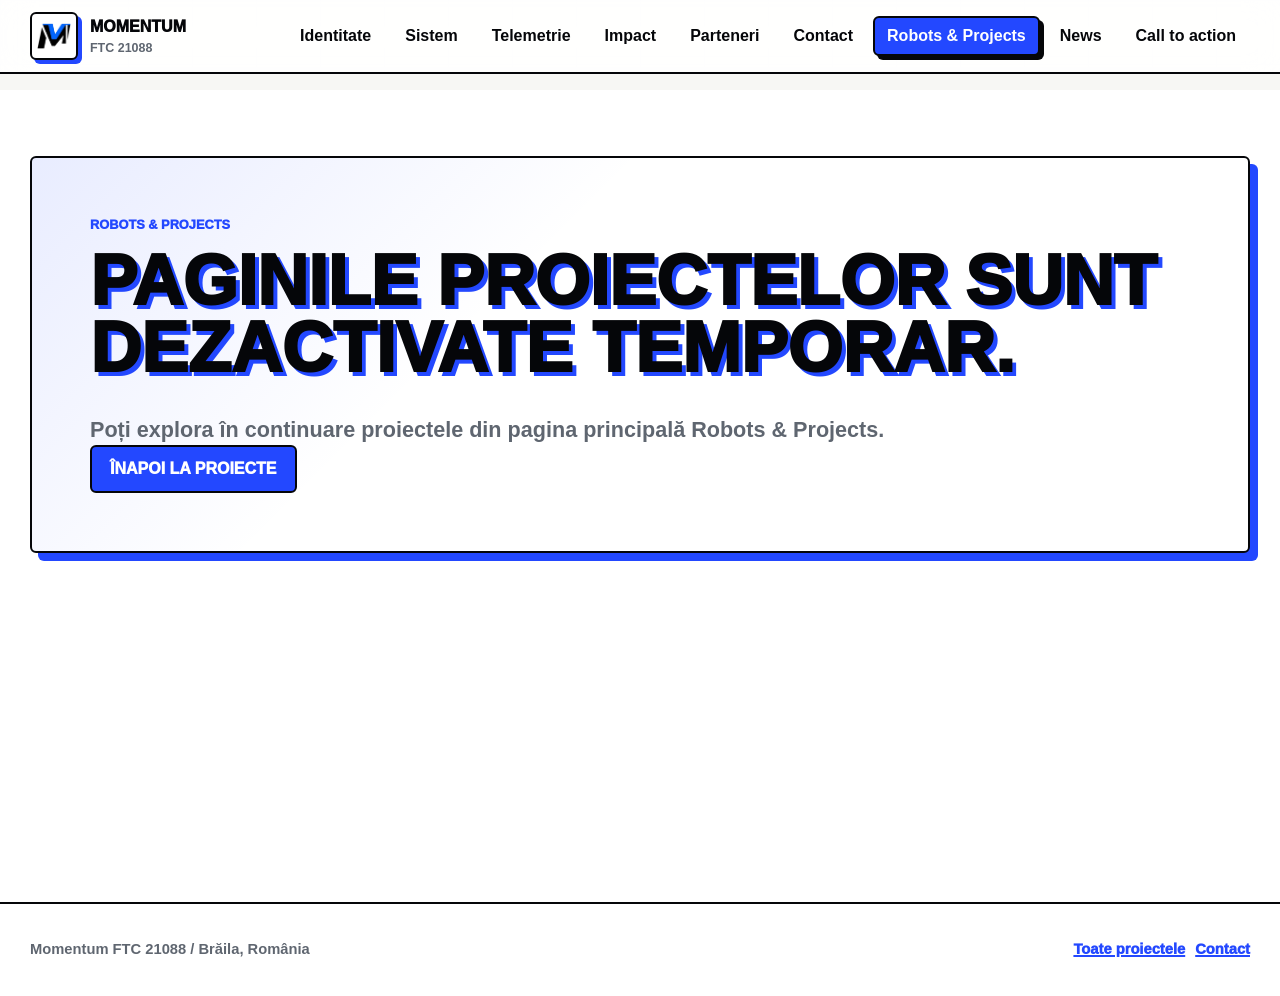
<file: project.html>
<!doctype html>
<html lang="ro">
  <head>
    <meta charset="utf-8">
    <meta name="viewport" content="width=device-width, initial-scale=1">
    <title>Proiect Momentum | FTC 21088</title>
    <meta
      name="description"
      content="Descoperă proiectele construite de echipa Momentum FTC 21088."
    >
    <meta name="theme-color" content="#f7f7f4">
    <link rel="icon" type="image/png" href="assets/favicon.png">
    <link rel="apple-touch-icon" href="assets/favicon.png">
    <link rel="stylesheet" href="assets/styles.css">
    <script src="assets/data.js" defer></script>
    <script src="assets/main.js" defer></script>
    <script src="assets/project-detail.js" defer></script>
    <script src="assets/image-lightbox.js" defer></script>
  </head>
  <body>
    <a class="skip-link" href="#continut">Sari la conținut</a>

    <header class="site-header">
      <div class="nav-shell">
        <a class="brand" href="index.html#top" aria-label="Momentum FTC 21088 — pagina principală">
          <span class="brand-mark" aria-hidden="true">
            <img src="assets/logo-removebg-preview.png" alt="">
          </span>
          <span>
            <strong>Momentum</strong>
            <small>FTC 21088</small>
          </span>
        </a>

        <button class="menu-toggle" type="button" data-menu-toggle aria-expanded="false" aria-controls="site-nav">
          Meniu
        </button>

        <nav class="site-nav" id="site-nav" data-site-nav aria-label="Navigație principală">
          <a href="index.html#identitate">Identitate</a>
          <a href="index.html#robot">Sistem</a>
          <a href="index.html#telemetry">Telemetrie</a>
          <a href="index.html#olimpiade">Impact</a>
          <a href="index.html#parteneri">Parteneri</a>
          <a href="index.html#contact">Contact</a>
          <a href="robots-projects.html" aria-current="page">Robots &amp; Projects</a>
          <a href="news.html" data-news-link>News</a>
          <a href="calltoaction.html">Call to action</a>
        </nav>
      </div>
    </header>

    <main id="continut">
      <div id="project-detail"></div>
    </main>

    <footer class="site-footer">
      <div class="section-inner footer-grid">
        <p>Momentum FTC 21088 / Brăila, România</p>
        <p>
          <a href="robots-projects.html">Toate proiectele</a>
          <a href="index.html#contact">Contact</a>
        </p>
      </div>
    </footer>
  </body>
</html>
</file>
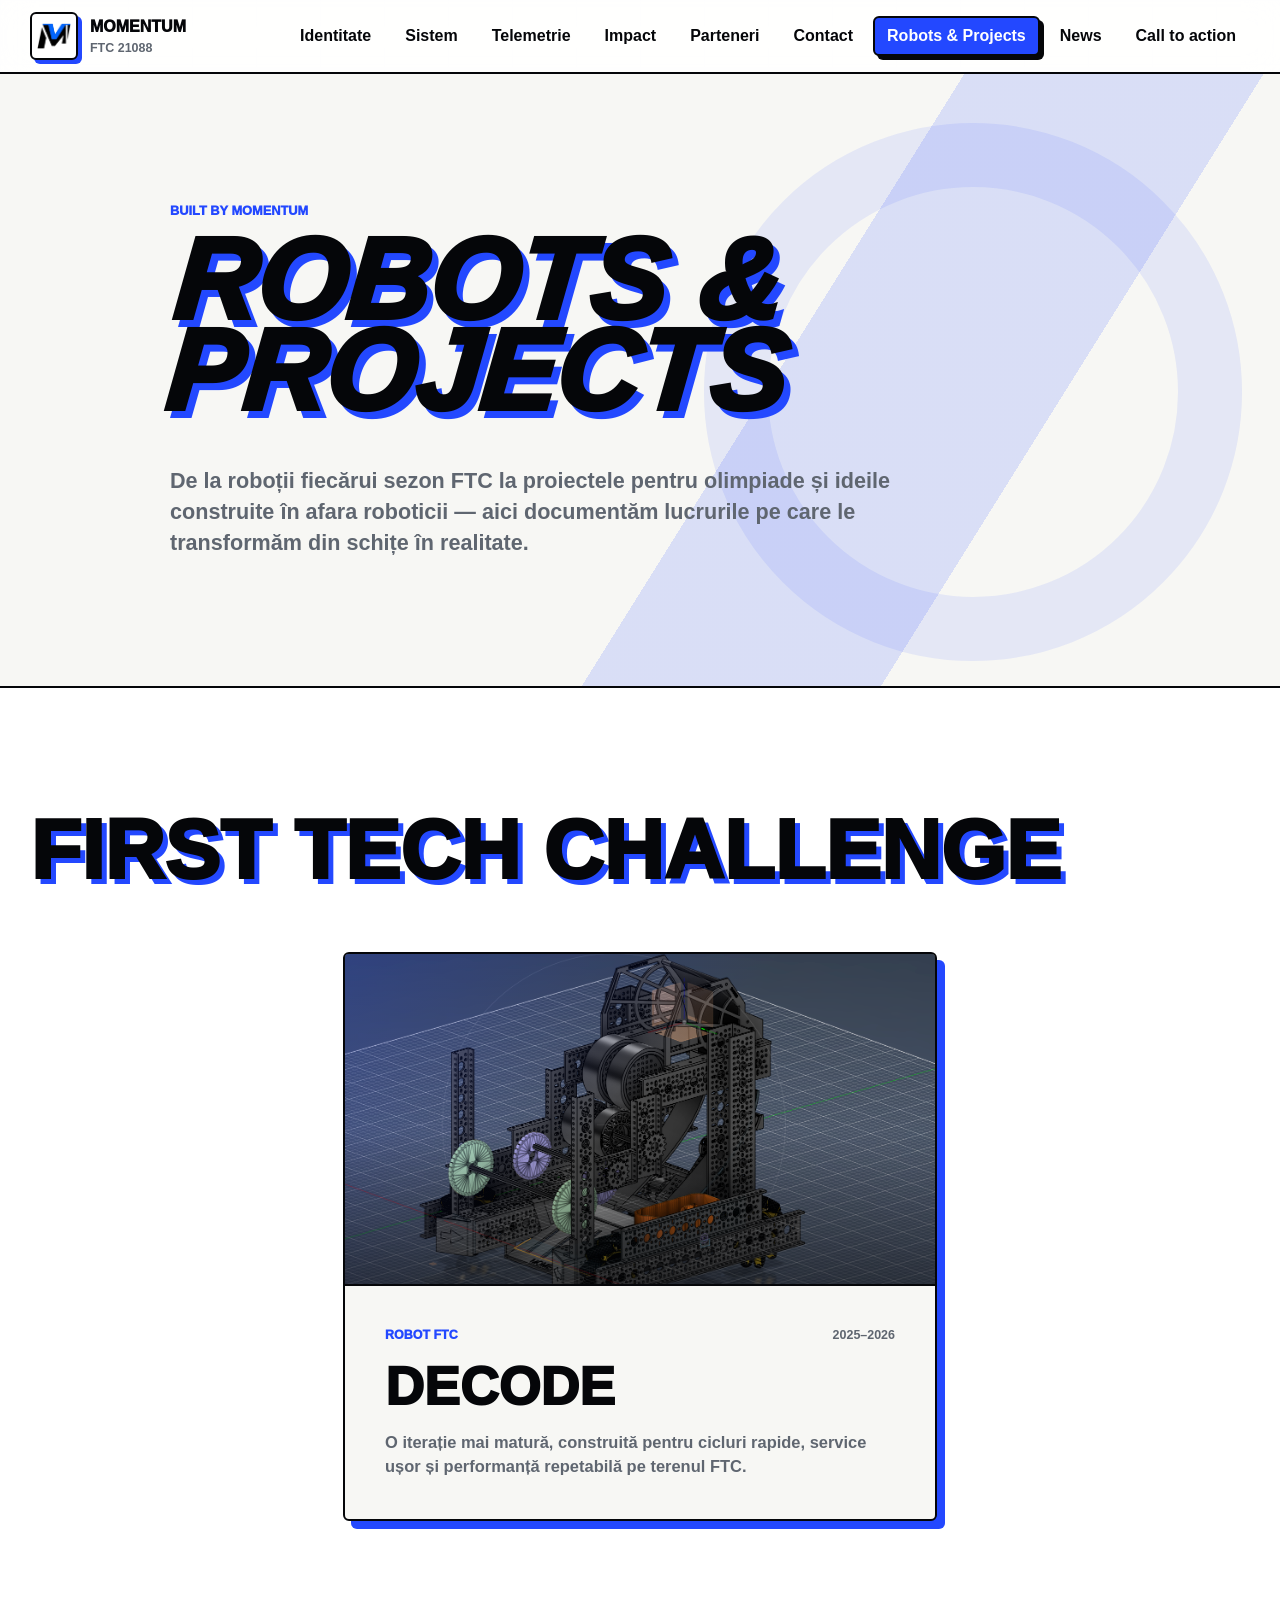
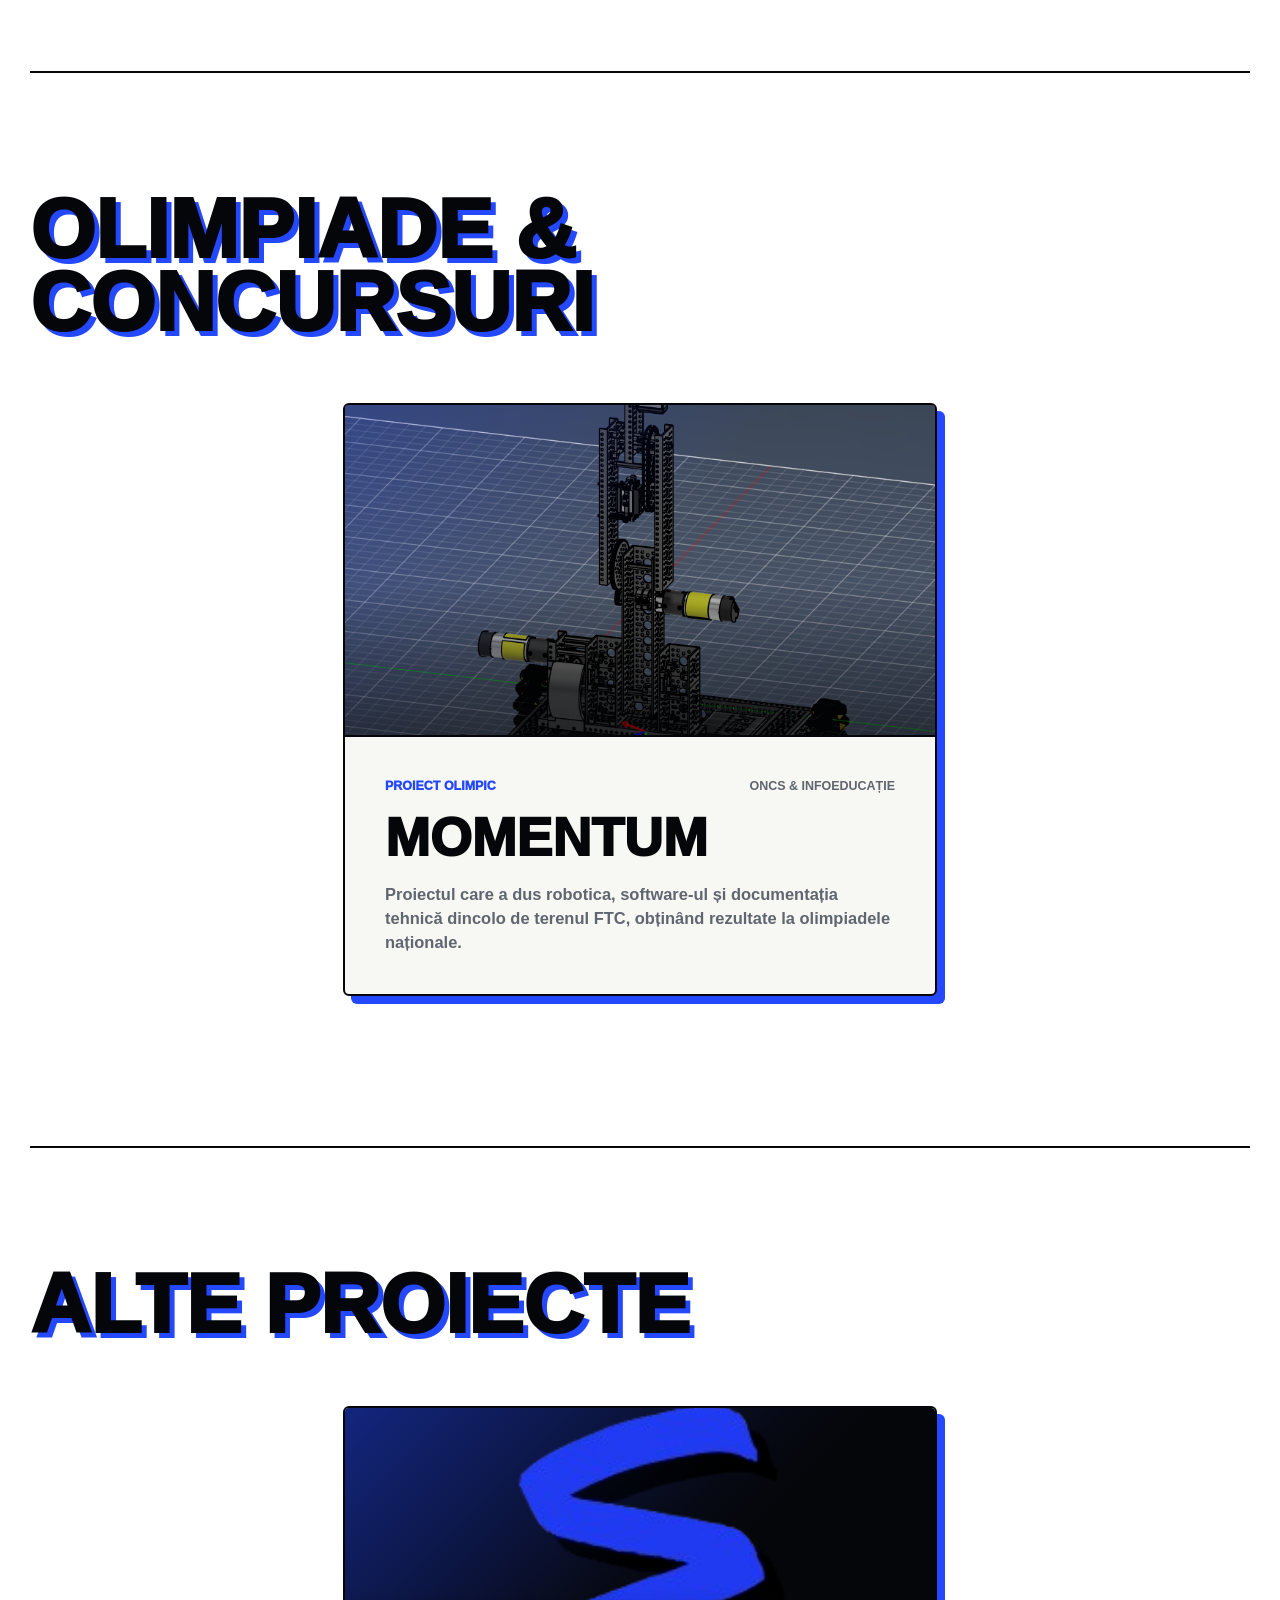
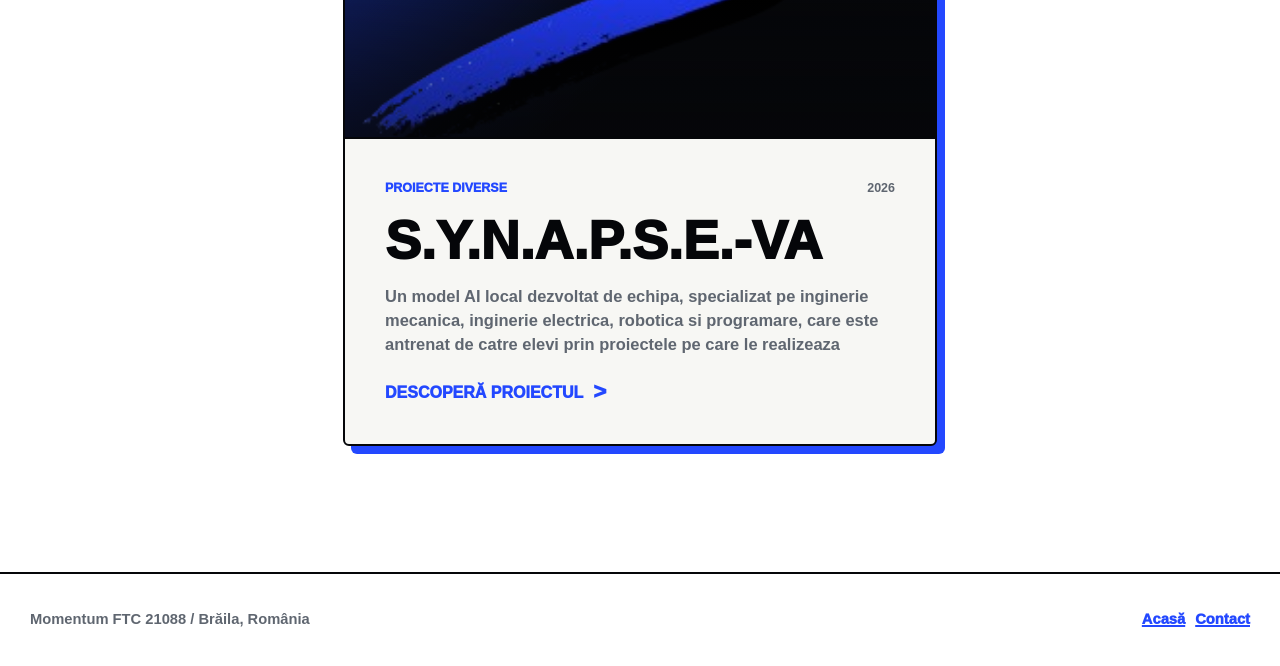
<file: robots-projects.html>
<!doctype html>
<html lang="ro">
  <head>
    <meta charset="utf-8">
    <meta name="viewport" content="width=device-width, initial-scale=1">
    <title>Robots &amp; Projects | Momentum FTC 21088</title>
    <meta
      name="description"
      content="Roboții FTC, proiectele pentru olimpiade și inițiativele independente construite de echipa Momentum FTC 21088."
    >
    <meta name="theme-color" content="#f7f7f4">
    <link rel="icon" type="image/png" href="assets/favicon.png">
    <link rel="apple-touch-icon" href="assets/favicon.png">
    <link rel="stylesheet" href="assets/styles.css">
    <script src="assets/data.js" defer></script>
    <script src="assets/main.js" defer></script>
    <script src="assets/projects.js" defer></script>
  </head>
  <body>
    <a class="skip-link" href="#continut">Sari la conținut</a>

    <header class="site-header">
      <div class="nav-shell">
        <a class="brand" href="index.html#top" aria-label="Momentum FTC 21088 — pagina principală">
          <span class="brand-mark" aria-hidden="true">
            <img src="assets/logo-removebg-preview.png" alt="">
          </span>
          <span>
            <strong>Momentum</strong>
            <small>FTC 21088</small>
          </span>
        </a>

        <button class="menu-toggle" type="button" data-menu-toggle aria-expanded="false" aria-controls="site-nav">
          Meniu
        </button>

        <nav class="site-nav" id="site-nav" data-site-nav aria-label="Navigație principală">
          <a href="index.html#identitate">Identitate</a>
          <a href="index.html#robot">Sistem</a>
          <a href="index.html#telemetry">Telemetrie</a>
          <a href="index.html#olimpiade">Impact</a>
          <a href="index.html#parteneri">Parteneri</a>
          <a href="index.html#contact">Contact</a>
          <a href="robots-projects.html" aria-current="page">Robots &amp; Projects</a>
          <a href="news.html" data-news-link>News</a>
          <a href="calltoaction.html">Call to action</a>
        </nav>
      </div>
    </header>

    <main id="continut">
      <section class="projects-hero">
        <div class="section-inner projects-hero-layout">
          <div>
            <p class="eyebrow">Built by Momentum</p>
            <h1>Robots <span>&amp;</span> Projects</h1>
            <p class="projects-intro">
              De la roboții fiecărui sezon FTC la proiectele pentru olimpiade și ideile construite
              în afara roboticii — aici documentăm lucrurile pe care le transformăm din schițe în realitate.
            </p>
          </div>
        </div>
      </section>

      <section class="projects-catalog" aria-label="Proiectele Momentum">
        <div class="section-inner">
          <div id="projects-grid"></div>
        </div>
      </section>
    </main>

    <noscript>
      <section class="section-inner noscript">
        <h2>Robots &amp; Projects</h2>
        <p>Activează JavaScript pentru a vedea proiectele echipei.</p>
      </section>
    </noscript>

    <footer class="site-footer">
      <div class="section-inner footer-grid">
        <p>Momentum FTC 21088 / Brăila, România</p>
        <p>
          <a href="index.html#top">Acasă</a>
          <a href="index.html#contact">Contact</a>
        </p>
      </div>
    </footer>
  </body>
</html>
</file>
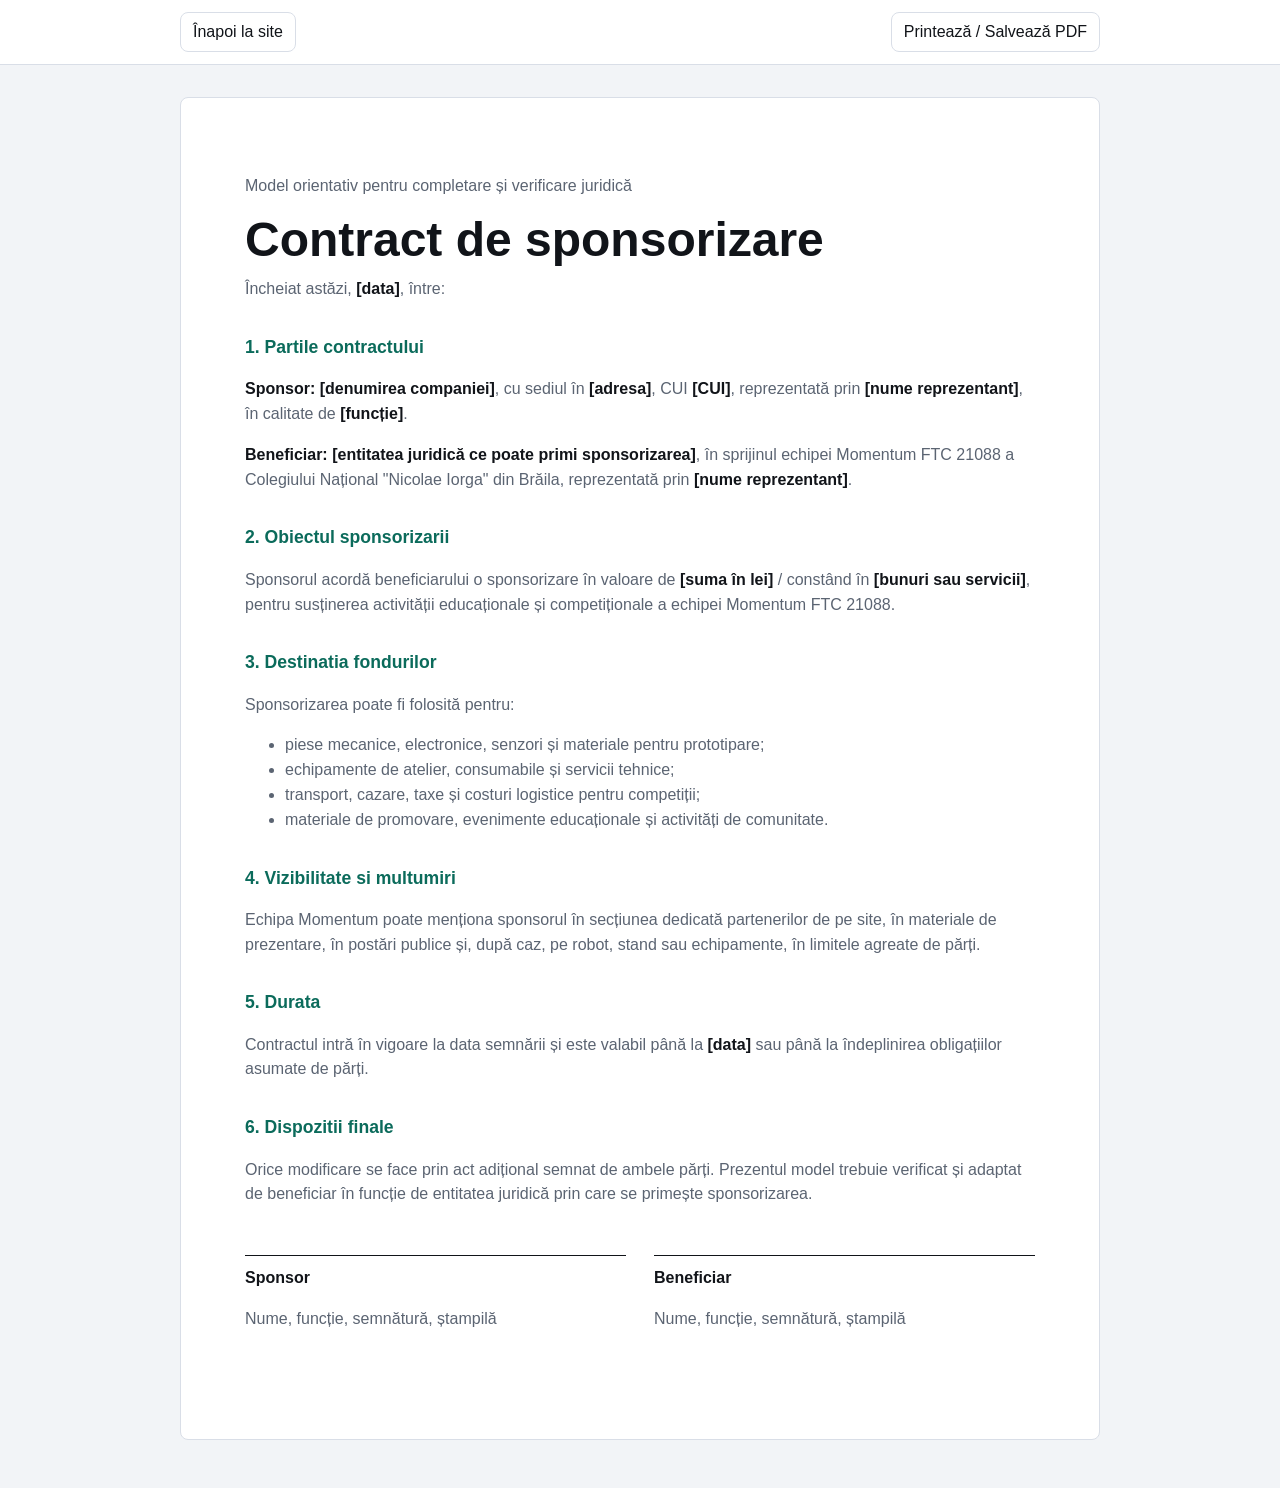
<file: documente/model-contract-sponsorizare.html>
<!doctype html>
<html lang="ro">
  <head>
    <meta charset="utf-8">
    <meta name="viewport" content="width=device-width, initial-scale=1">
    <title>Model contract sponsorizare | Momentum FTC 21088</title>
    <style>
      :root {
        --ink: #111419;
        --muted: #5b6472;
        --line: #d9dee7;
        --accent: #0b6b5b;
        --paper: #ffffff;
        --bg: #f2f4f7;
      }

      * {
        box-sizing: border-box;
      }

      body {
        margin: 0;
        background: var(--bg);
        color: var(--ink);
        font-family: "Segoe UI", Arial, sans-serif;
        line-height: 1.55;
      }

      .toolbar {
        position: sticky;
        top: 0;
        border-bottom: 1px solid var(--line);
        background: rgba(255, 255, 255, 0.94);
        backdrop-filter: blur(14px);
      }

      .toolbar-inner,
      .contract {
        width: min(100% - 32px, 920px);
        margin: 0 auto;
      }

      .toolbar-inner {
        min-height: 64px;
        display: flex;
        align-items: center;
        justify-content: space-between;
        gap: 16px;
      }

      a,
      button {
        color: inherit;
        font: inherit;
      }

      a {
        text-decoration: none;
      }

      button,
      .back {
        min-height: 40px;
        display: inline-flex;
        align-items: center;
        border: 1px solid var(--line);
        border-radius: 8px;
        background: #ffffff;
        padding: 0 12px;
        cursor: pointer;
      }

      .contract {
        margin-top: 32px;
        margin-bottom: 48px;
        border: 1px solid var(--line);
        border-radius: 8px;
        background: var(--paper);
        padding: clamp(28px, 6vw, 64px);
      }

      h1 {
        margin: 0;
        font-size: clamp(2rem, 5vw, 3rem);
        line-height: 1.05;
      }

      h2 {
        margin: 32px 0 10px;
        font-size: 1.1rem;
        color: var(--accent);
      }

      p,
      li {
        color: var(--muted);
      }

      .meta {
        margin-top: 12px;
      }

      .field {
        color: var(--ink);
        font-weight: 700;
      }

      .signatures {
        display: grid;
        grid-template-columns: repeat(2, minmax(0, 1fr));
        gap: 28px;
        margin-top: 48px;
      }

      .signature-box {
        min-height: 120px;
        border-top: 1px solid var(--ink);
        padding-top: 10px;
      }

      @media (max-width: 680px) {
        .toolbar-inner,
        .signatures {
          align-items: flex-start;
          flex-direction: column;
          grid-template-columns: 1fr;
        }
      }

      @media print {
        body {
          background: #ffffff;
        }

        .toolbar {
          display: none;
        }

        .contract {
          width: 100%;
          margin: 0;
          border: 0;
          border-radius: 0;
          padding: 0;
        }
      }
    </style>
  </head>
  <body>
    <div class="toolbar">
      <div class="toolbar-inner">
        <a class="back" href="../index.html#sponsori">Înapoi la site</a>
        <button type="button" onclick="window.print()">Printează / Salvează PDF</button>
      </div>
    </div>

    <main class="contract">
      <p class="meta">Model orientativ pentru completare și verificare juridică</p>
      <h1>Contract de sponsorizare</h1>
      <p class="meta">
        Încheiat astăzi, <span class="field">[data]</span>, între:
      </p>

      <h2>1. Partile contractului</h2>
      <p>
        <span class="field">Sponsor:</span> <span class="field">[denumirea companiei]</span>, cu sediul în
        <span class="field">[adresa]</span>, CUI <span class="field">[CUI]</span>, reprezentată prin
        <span class="field">[nume reprezentant]</span>, în calitate de <span class="field">[funcție]</span>.
      </p>
      <p>
        <span class="field">Beneficiar:</span> <span class="field">[entitatea juridică ce poate primi sponsorizarea]</span>,
        în sprijinul echipei Momentum FTC 21088 a Colegiului Național "Nicolae Iorga" din Brăila,
        reprezentată prin <span class="field">[nume reprezentant]</span>.
      </p>

      <h2>2. Obiectul sponsorizarii</h2>
      <p>
        Sponsorul acordă beneficiarului o sponsorizare în valoare de
        <span class="field">[suma în lei]</span> / constând în <span class="field">[bunuri sau servicii]</span>,
        pentru susținerea activității educaționale și competiționale a echipei Momentum FTC 21088.
      </p>

      <h2>3. Destinatia fondurilor</h2>
      <p>Sponsorizarea poate fi folosită pentru:</p>
      <ul>
        <li>piese mecanice, electronice, senzori și materiale pentru prototipare;</li>
        <li>echipamente de atelier, consumabile și servicii tehnice;</li>
        <li>transport, cazare, taxe și costuri logistice pentru competiții;</li>
        <li>materiale de promovare, evenimente educaționale și activități de comunitate.</li>
      </ul>

      <h2>4. Vizibilitate si multumiri</h2>
      <p>
        Echipa Momentum poate menționa sponsorul în secțiunea dedicată partenerilor de pe site,
        în materiale de prezentare, în postări publice și, după caz, pe robot, stand sau echipamente,
        în limitele agreate de părți.
      </p>

      <h2>5. Durata</h2>
      <p>
        Contractul intră în vigoare la data semnării și este valabil până la
        <span class="field">[data]</span> sau până la îndeplinirea obligațiilor asumate de părți.
      </p>

      <h2>6. Dispozitii finale</h2>
      <p>
        Orice modificare se face prin act adițional semnat de ambele părți. Prezentul model trebuie
        verificat și adaptat de beneficiar în funcție de entitatea juridică prin care se primește
        sponsorizarea.
      </p>

      <div class="signatures">
        <div class="signature-box">
          <strong>Sponsor</strong>
          <p>Nume, funcție, semnătură, ștampilă</p>
        </div>
        <div class="signature-box">
          <strong>Beneficiar</strong>
          <p>Nume, funcție, semnătură, ștampilă</p>
        </div>
      </div>
    </main>
  </body>
</html>
</file>
<file: assets/styles.css>
:root {
  color-scheme: light;
  --bg: #f7f7f4;
  --paper: #ffffff;
  --ink: #050609;
  --muted: #5f6670;
  --line: #050609;
  --soft: #e7e9ec;
  --blue: #2348ff;
  --blue-dark: #1229b8;
  --silver: #dfe3e8;
  --red: #e4392e;
  --shadow: 8px 8px 0 var(--blue);
  --radius: 6px;
  --max: 1220px;
}

* {
  box-sizing: border-box;
}

html {
  scroll-behavior: smooth;
}

body {
  margin: 0;
  background:
    linear-gradient(90deg, rgba(35, 72, 255, 0.07) 1px, transparent 1px) 0 0 / 64px 64px,
    linear-gradient(rgba(5, 6, 9, 0.04) 1px, transparent 1px) 0 0 / 64px 64px,
    var(--bg);
  color: var(--ink);
  font-family: "Segoe UI", Arial, sans-serif;
  line-height: 1.45;
  text-rendering: optimizeLegibility;
  overflow-x: hidden;
  overflow-x: clip;
}

body,
button,
input,
textarea {
  letter-spacing: 0;
}

a {
  color: inherit;
  text-decoration: none;
}

img {
  display: block;
  max-width: 100%;
}

button {
  font: inherit;
}

.skip-link {
  position: fixed;
  left: 16px;
  top: -60px;
  z-index: 40;
  border: 2px solid var(--line);
  border-radius: var(--radius);
  background: var(--paper);
  color: var(--ink);
  padding: 10px 14px;
  font-weight: 900;
  transition: top 0.2s ease;
}

.skip-link:focus {
  top: 16px;
}

.section-inner,
.nav-shell,
.hero-shell {
  width: min(100% - 32px, var(--max));
  margin: 0 auto;
}

.site-header {
  position: sticky;
  top: 0;
  z-index: 30;
  border-bottom: 2px solid var(--line);
  background: color-mix(in srgb, var(--paper) 90%, transparent);
  backdrop-filter: blur(16px);
}

.nav-shell {
  min-height: 72px;
  display: flex;
  align-items: center;
  justify-content: space-between;
  gap: 20px;
}

.brand {
  display: inline-flex;
  align-items: center;
  gap: 12px;
  min-width: max-content;
}

.brand-mark {
  width: 48px;
  height: 48px;
  display: grid;
  place-items: center;
  border: 2px solid var(--line);
  border-radius: var(--radius);
  background: var(--paper);
  box-shadow: 4px 4px 0 var(--blue);
  overflow: hidden;
}

.brand-mark img {
  width: 34px;
  height: 34px;
  object-fit: contain;
}

.brand strong,
.brand small {
  display: block;
}

.brand strong {
  font-size: 1rem;
  font-weight: 1000;
  text-transform: uppercase;
}

.brand small {
  color: var(--muted);
  font-size: 0.78rem;
  font-weight: 800;
}

.site-nav {
  display: flex;
  align-items: center;
  gap: 6px;
}

.site-nav a,
.menu-toggle {
  min-height: 40px;
  display: inline-flex;
  align-items: center;
  justify-content: center;
  border: 2px solid transparent;
  border-radius: var(--radius);
  background: transparent;
  color: var(--ink);
  padding: 0 12px;
  font-weight: 900;
  cursor: pointer;
}

.site-nav a:hover,
.site-nav a:focus-visible,
.menu-toggle:focus-visible {
  border-color: var(--line);
  box-shadow: 4px 4px 0 var(--blue);
  outline: none;
}

.site-nav a[aria-current="page"] {
  border-color: var(--line);
  background: var(--blue);
  color: #ffffff;
  box-shadow: 4px 4px 0 var(--line);
}

.site-nav a[data-news-link] {
  position: relative;
}

.site-nav a[data-news-link].has-news-notification::after {
  position: absolute;
  right: -9px;
  bottom: -9px;
  width: 26px;
  height: 26px;
  display: grid;
  place-items: center;
  border: 2px solid var(--line);
  border-radius: 50%;
  background: var(--blue);
  box-shadow: 0 0 0 2px var(--paper);
  color: #fff;
  content: "+1";
  font-size: 0.7rem;
  font-weight: 1000;
  line-height: 1;
  animation: notification-pop 0.35s ease-out both;
}

@keyframes notification-pop {
  from {
    opacity: 0;
    transform: scale(0.4);
  }

  to {
    opacity: 1;
    transform: scale(1);
  }
}

.menu-toggle {
  border-color: var(--line);
  background: var(--paper);
}

.menu-toggle {
  display: none;
}

.hero-card {
  position: relative;
  padding: clamp(36px, 5vw, 70px) 0 clamp(46px, 7vw, 90px);
  background:
    linear-gradient(126deg, transparent 0 58%, rgba(35, 72, 255, 0.13) 58% 72%, transparent 72%),
    var(--bg);
}

.hero-card::after {
  content: "";
  position: absolute;
  left: 0;
  right: 0;
  bottom: 0;
  height: 18px;
  border-block: 2px solid var(--line);
  background:
    repeating-linear-gradient(90deg, var(--line) 0 22px, var(--paper) 22px 44px);
}

.hero-shell {
  display: grid;
  grid-template-columns: minmax(0, 0.95fr) minmax(340px, 0.68fr);
  gap: clamp(28px, 5vw, 72px);
  align-items: center;
}

.hero-copy {
  min-width: 0;
}

.eyebrow {
  margin: 0 0 14px;
  color: var(--blue);
  font-size: 0.8rem;
  font-weight: 1000;
  text-transform: uppercase;
}

.wordmark {
  position: relative;
  display: grid;
  gap: clamp(2px, 0.7vw, 10px);
  width: min(100%, 760px);
}

.wordmark span,
.wordmark strong {
  position: relative;
  display: block;
  color: var(--ink);
  font-family: "Trebuchet MS", "Segoe UI Black", Arial, sans-serif;
  font-style: italic;
  font-weight: 1000;
  line-height: 0.78;
  text-transform: uppercase;
  text-shadow:
    0.075em 0.075em 0 var(--blue),
    0 0.09em 0.24em rgba(5, 6, 9, 0.18);
  transform: skewX(-8deg);
}

.wordmark span {
  font-size: clamp(4.4rem, 9.4vw, 8rem);
}

.wordmark strong {
  padding-left: clamp(62px, 11vw, 150px);
  font-size: clamp(3.4rem, 7.4vw, 6.35rem);
}

.hero-statement {
  max-width: 760px;
  margin: 28px 0 0;
  color: var(--muted);
  font-size: clamp(1.05rem, 2vw, 1.3rem);
  font-weight: 650;
}

.hero-actions,
.partner-actions {
  display: flex;
  flex-wrap: wrap;
  gap: 12px;
  margin-top: 30px;
}

.button {
  min-height: 48px;
  display: inline-flex;
  align-items: center;
  justify-content: center;
  border: 2px solid var(--line);
  border-radius: var(--radius);
  background: var(--paper);
  color: var(--ink);
  padding: 0 18px;
  font-weight: 1000;
  text-transform: uppercase;
  transition:
    transform 0.16s ease,
    box-shadow 0.16s ease,
    background 0.16s ease;
}

.button:hover,
.button:focus-visible {
  transform: translate(-2px, -2px);
  box-shadow: 6px 6px 0 var(--blue);
  outline: none;
}

.button.primary {
  background: var(--blue);
  color: #ffffff;
}

.button.ghost {
  background: transparent;
}

.button.quiet {
  background: var(--paper);
}

.hero-image {
  position: relative;
  min-height: clamp(430px, 54vw, 650px);
  margin: 0;
  border: 2px solid var(--line);
  border-radius: var(--radius);
  overflow: hidden;
  background: var(--paper);
  box-shadow: var(--shadow);
  transform: skewX(-3deg);
}

.hero-image img {
  position: absolute;
  inset: -1px;
  width: calc(100% + 2px);
  height: calc(100% + 2px);
  object-fit: cover;
  object-position: center;
  transform: none;
  filter: saturate(1.08) contrast(1.05);
}

.hero-image::after {
  content: "";
  position: absolute;
  inset: 0;
  background:
    linear-gradient(0deg, rgba(0, 0, 0, 0.78), transparent 58%),
    linear-gradient(135deg, rgba(35, 72, 255, 0.5), transparent 38%);
}

.hero-image figcaption {
  position: absolute;
  left: clamp(22px, 4vw, 42px);
  right: clamp(22px, 4vw, 42px);
  bottom: clamp(24px, 4vw, 44px);
  z-index: 1;
  color: #ffffff;
  transform: skewX(3deg);
}

.hero-image figcaption span,
.fact-card span,
.identity-card span,
.event-card span,
.timeline-card span,
.impact-card span,
.sponsor-card span,
.contact-card span {
  display: block;
  margin-bottom: 8px;
  color: var(--blue);
  font-size: 0.78rem;
  font-weight: 1000;
  text-transform: uppercase;
}

.hero-image figcaption span {
  color: #d8e0ff;
}

.hero-image figcaption strong {
  display: block;
  max-width: 420px;
  font-size: clamp(1.45rem, 2.7vw, 2.5rem);
  line-height: 1;
  font-weight: 1000;
  text-transform: uppercase;
}

.facts-strip {
  border-block: 2px solid var(--line);
  background: var(--ink);
  color: #ffffff;
}

.facts-grid {
  display: grid;
  grid-template-columns: repeat(4, minmax(0, 1fr));
}

.fact-card {
  min-height: 118px;
  padding: 20px;
  border-left: 2px solid rgba(255, 255, 255, 0.2);
}

.fact-card:last-child {
  border-right: 2px solid rgba(255, 255, 255, 0.2);
}

.fact-card strong {
  display: block;
  color: #ffffff;
  font-size: clamp(1.45rem, 3vw, 2.5rem);
  line-height: 1;
  font-weight: 1000;
  text-transform: uppercase;
}

.section-block {
  padding: clamp(74px, 10vw, 126px) 0;
  overflow-x: clip;
}

.intro-section {
  background: var(--paper);
}

.intro-grid {
  display: grid;
  grid-template-columns: 1fr;
  gap: clamp(18px, 3vw, 30px);
  align-items: start;
  max-width: 980px;
}

.intro-grid h1,
.section-header h2,
.telemetry-head h2,
.partner-layout h2,
.contact-layout h2 {
  margin: 0;
  color: var(--ink);
  max-width: 1020px;
  font-size: clamp(3.1rem, 6.7vw, 6.4rem);
  line-height: 0.88;
  font-weight: 1000;
  text-transform: uppercase;
  text-wrap: balance;
  text-shadow: 0.06em 0.06em 0 var(--blue);
}

.intro-grid p:not(.eyebrow),
.section-header p:not(.eyebrow),
.telemetry-head p,
.partner-layout p,
.contact-layout p {
  margin: 0;
  max-width: 760px;
  color: var(--muted);
  font-size: clamp(1.05rem, 2vw, 1.28rem);
  font-weight: 650;
}

.media-band {
  display: grid;
  grid-template-columns: 1.35fr 0.8fr 0.8fr;
  min-height: clamp(430px, 55vw, 720px);
  border-block: 2px solid var(--line);
  background: var(--ink);
}

.media-panel {
  position: relative;
  min-height: 360px;
  overflow: hidden;
  border-right: 2px solid var(--line);
}

.media-panel img {
  position: absolute;
  inset: 0;
  width: 100%;
  height: 100%;
  object-fit: cover;
  filter: grayscale(0.1) saturate(1.05) contrast(1.08);
  transition: transform 0.5s ease;
}

.media-panel:hover img {
  transform: scale(1.035);
}

.media-panel::after {
  content: "";
  position: absolute;
  inset: 0;
  background:
    linear-gradient(0deg, rgba(0, 0, 0, 0.78), transparent 60%),
    linear-gradient(135deg, rgba(35, 72, 255, 0.35), transparent 42%);
}

.media-panel.blue::after {
  background:
    linear-gradient(0deg, rgba(0, 0, 0, 0.82), transparent 56%),
    linear-gradient(135deg, rgba(35, 72, 255, 0.68), transparent 56%);
}

.media-panel span {
  position: absolute;
  left: clamp(22px, 3vw, 42px);
  right: clamp(22px, 3vw, 42px);
  bottom: clamp(24px, 4vw, 46px);
  z-index: 1;
  color: #ffffff;
  font-size: clamp(2rem, 4vw, 4.2rem);
  line-height: 0.92;
  font-weight: 1000;
  text-transform: uppercase;
  text-shadow: 0.08em 0.08em 0 var(--blue);
}

.systems-section {
  background:
    linear-gradient(120deg, transparent 0 66%, rgba(35, 72, 255, 0.12) 66% 100%),
    var(--bg);
}

.section-header,
.telemetry-head {
  display: grid;
  grid-template-columns: 1fr;
  gap: clamp(16px, 3vw, 28px);
  align-items: start;
  margin-bottom: clamp(34px, 6vw, 64px);
}

.identity-grid,
.telemetry-grid,
.event-grid,
.timeline-grid,
.impact-grid,
.tier-grid,
.sponsor-grid,
.contact-grid {
  display: grid;
  gap: 16px;
}

.identity-grid {
  grid-template-columns: repeat(4, minmax(0, 1fr));
}

.identity-card,
.telemetry-card,
.notes-card,
.event-card,
.timeline-card,
.impact-card,
.tier-card,
.sponsor-card,
.contact-card {
  border: 2px solid var(--line);
  border-radius: var(--radius);
  background: var(--paper);
  box-shadow: var(--shadow);
}

.identity-card {
  min-height: 310px;
  padding: 22px;
}

.identity-card h3,
.event-card h3,
.timeline-card h3,
.impact-card h3,
.tier-card h3,
.sponsor-card h3,
.contact-card h3 {
  margin: 0;
  font-size: 1.24rem;
  line-height: 1.08;
  font-weight: 1000;
  text-transform: uppercase;
}

.identity-card p,
.event-card p,
.timeline-card p,
.impact-card p,
.tier-card p,
.contact-card a {
  margin: 14px 0 0;
  color: var(--muted);
  font-weight: 650;
}

.telemetry-section {
  border-block: 2px solid var(--line);
  background: var(--ink);
  color: #ffffff;
}

.telemetry-section .eyebrow,
.telemetry-section .telemetry-head h2 {
  color: #ffffff;
}

.telemetry-section .telemetry-head h2 {
  text-shadow: 0.06em 0.06em 0 var(--blue);
}

.telemetry-head p {
  color: #c8ced8;
}

.telemetry-grid {
  grid-template-columns: repeat(3, minmax(0, 1fr));
  margin-bottom: 18px;
}

.telemetry-card {
  min-height: 190px;
  padding: 24px;
  background: #ffffff;
  color: #050609;
}

.telemetry-card strong {
  display: block;
  font-size: clamp(3.5rem, 7vw, 6.8rem);
  line-height: 0.82;
  font-weight: 1000;
  text-shadow: 0.06em 0.06em 0 var(--blue);
}

.telemetry-card span {
  display: block;
  margin-top: 16px;
  color: #050609;
  font-weight: 1000;
  text-transform: uppercase;
}

.telemetry-card p {
  margin: 7px 0 0;
  color: #535b63;
  font-weight: 700;
}

.stats-layout {
  display: grid;
  grid-template-columns: minmax(0, 1fr) 360px;
  gap: 18px;
  align-items: stretch;
}

.table-wrap {
  overflow-x: auto;
  border: 2px solid #ffffff;
  border-radius: var(--radius);
  background: #ffffff;
  box-shadow: 8px 8px 0 var(--blue);
}

table {
  width: 100%;
  min-width: 780px;
  border-collapse: collapse;
  color: #050609;
}

th,
td {
  padding: 18px;
  border-bottom: 2px solid #050609;
  text-align: left;
}

thead th {
  background: #050609;
  color: #ffffff;
  font-size: 0.76rem;
  font-weight: 1000;
  text-transform: uppercase;
}

tbody tr:last-child th,
tbody tr:last-child td {
  border-bottom: 0;
}

tbody th span {
  display: block;
  margin-top: 4px;
  color: #5f6670;
  font-size: 0.82rem;
  font-weight: 800;
}

tbody td {
  font-weight: 1000;
}

.notes-card {
  padding: 22px;
  background:
    linear-gradient(135deg, rgba(35, 72, 255, 0.28), transparent 42%),
    #ffffff;
  color: #050609;
}

.notes-card h3 {
  margin: 0 0 16px;
  font-size: 1.3rem;
  font-weight: 1000;
  text-transform: uppercase;
}

.notes-card ul,
.check-list {
  display: grid;
  gap: 12px;
  margin: 0;
  padding: 0;
  list-style: none;
}

.notes-card li,
.check-list li {
  position: relative;
  padding-left: 26px;
  color: #333943;
  font-weight: 700;
}

.check-list li {
  color: var(--muted);
}

.notes-card li::before,
.check-list li::before {
  content: "";
  position: absolute;
  left: 0;
  top: 0.66em;
  width: 14px;
  height: 4px;
  background: var(--blue);
}

.source-links {
  display: flex;
  flex-wrap: wrap;
  gap: 10px;
  margin-top: 24px;
}

.telemetry-status {
  margin: 22px 0 0;
  border-top: 2px solid var(--line);
  padding-top: 14px;
  color: #5f6670;
  font-size: 0.8rem;
  font-weight: 900;
}

.telemetry-status.is-live {
  color: var(--blue-dark);
}

.source-links a,
.site-footer a {
  color: var(--blue);
  font-weight: 1000;
  text-decoration: underline;
  text-decoration-thickness: 2px;
}

.event-grid {
  grid-template-columns: repeat(3, minmax(0, 1fr));
  margin-top: 18px;
}

.event-card {
  padding: 20px;
  background: #ffffff;
  color: #050609;
}

.event-card span {
  color: var(--blue);
}

.event-card dl {
  display: grid;
  grid-template-columns: repeat(2, minmax(0, 1fr));
  gap: 12px;
  margin: 22px 0 0;
}

.event-card dt {
  color: #5f6670;
  font-size: 0.72rem;
  font-weight: 1000;
  text-transform: uppercase;
}

.event-card dd {
  margin: 2px 0 0;
  font-weight: 1000;
}

.timeline-section {
  background:
    linear-gradient(126deg, rgba(35, 72, 255, 0.12) 0 28%, transparent 28%),
    var(--bg);
}

.timeline-layout {
  display: grid;
  grid-template-columns: 1fr;
  gap: clamp(24px, 5vw, 54px);
  align-items: start;
}

.timeline-grid {
  grid-template-columns: repeat(2, minmax(0, 1fr));
}

.timeline-card {
  min-height: 250px;
  padding: 24px;
}

.timeline-card strong {
  display: block;
  margin-bottom: 22px;
  color: var(--ink);
  font-size: clamp(2.1rem, 4vw, 3.4rem);
  line-height: 0.9;
  font-weight: 1000;
  text-transform: uppercase;
  text-shadow: 0.06em 0.06em 0 var(--blue);
}

.impact-section {
  background: var(--paper);
}

.impact-layout,
.partner-layout,
.contact-layout {
  display: grid;
  grid-template-columns: minmax(420px, 0.9fr) minmax(0, 1.1fr);
  gap: clamp(30px, 4vw, 58px);
  align-items: start;
}

.impact-layout,
.partner-layout {
  grid-template-columns: 1fr;
  gap: clamp(24px, 5vw, 54px);
}

.partner-layout > div:first-child {
  max-width: 820px;
}

.impact-grid {
  grid-template-columns: repeat(2, minmax(0, 1fr));
}

.impact-card {
  min-height: 220px;
  padding: 24px;
}

.impact-card span {
  color: var(--blue);
}

.partner-section {
  border-block: 2px solid var(--line);
  background:
    linear-gradient(135deg, transparent 0 55%, rgba(35, 72, 255, 0.12) 55%),
    var(--bg);
  padding-bottom: clamp(24px, 4vw, 42px);
}

.partner-layout .check-list {
  margin-top: 24px;
}

.tier-grid {
  grid-template-columns: 1fr;
}

.tier-card {
  padding: 24px;
}

.section-header.narrow {
  max-width: 760px;
}

.sponsor-section {
  padding-top: clamp(38px, 5vw, 58px);
}

.sponsor-grid {
  grid-template-columns: repeat(3, minmax(0, 1fr));
}

.contact-grid {
  grid-template-columns: repeat(2, minmax(0, 1fr));
}

.sponsor-card {
  min-height: 190px;
  display: flex;
  flex-direction: column;
  justify-content: space-between;
  padding: 22px;
}

.sponsor-mark,
.sponsor-card img {
  width: 64px;
  height: 64px;
  display: grid;
  place-items: center;
  border: 2px solid var(--line);
  border-radius: var(--radius);
  background: var(--paper);
  color: var(--ink);
  font-size: 1.9rem;
  font-weight: 1000;
  text-shadow: 4px 4px 0 var(--blue);
}

.logo-wall {
  display: grid;
  gap: 18px;
  margin-top: clamp(8px, 2vw, 24px);
  overflow: hidden;
  border-block: 2px solid var(--line);
  background:
    linear-gradient(90deg, rgba(35, 72, 255, 0.08) 1px, transparent 1px) 0 0 / 64px 64px,
    var(--paper);
  padding: clamp(22px, 4vw, 44px) 0;
}

.logo-marquee {
  overflow: hidden;
  -webkit-mask-image: linear-gradient(90deg, transparent, #000 8%, #000 92%, transparent);
  mask-image: linear-gradient(90deg, transparent, #000 8%, #000 92%, transparent);
}

.logo-track {
  width: max-content;
  display: flex;
  gap: 18px;
  padding: 0 18px;
  animation: logo-scroll 80s linear infinite;
}

.logo-wall .sponsor-card {
  flex: 0 0 clamp(210px, 18vw, 280px);
  min-height: 150px;
  display: grid;
  grid-template-columns: 78px minmax(0, 1fr);
  gap: 16px;
  align-items: center;
  justify-content: stretch;
  padding: 16px;
  background: var(--paper);
}

.logo-wall .sponsor-card img,
.logo-wall .sponsor-mark {
  width: 78px;
  height: 78px;
  object-fit: cover;
  filter: grayscale(0.15) contrast(1.06) saturate(1.08);
}

.logo-wall .sponsor-card h3 {
  font-size: 1.05rem;
}

.logo-wall .sponsor-card span {
  margin-bottom: 6px;
}

@keyframes logo-scroll {
  from {
    transform: translateX(0);
  }

  to {
    transform: translateX(-50%);
  }
}

.contact-section {
  border-top: 2px solid var(--line);
  background: var(--ink);
  color: #ffffff;
  padding-top: clamp(48px, 6vw, 78px);
  padding-bottom: clamp(74px, 9vw, 116px);
}

.contact-section .eyebrow,
.contact-section h2 {
  color: #ffffff;
}

.contact-section h2 {
  max-width: 500px;
  font-size: clamp(3rem, 4.2vw, 4.4rem);
  overflow-wrap: normal;
  word-break: normal;
  text-shadow: 0.06em 0.06em 0 var(--blue);
}

.contact-layout p {
  color: #c8ced8;
}

.team-email {
  display: inline-flex;
  max-width: 100%;
  margin-top: 18px;
  border: 2px solid #ffffff;
  border-radius: var(--radius);
  padding: 10px 12px;
  color: #ffffff;
  font-weight: 1000;
  line-height: 1.15;
  overflow-wrap: anywhere;
  word-break: break-word;
}

.contact-card {
  min-height: 180px;
  padding: 22px;
  border-color: #ffffff;
  background: #ffffff;
  color: #050609;
}

.contact-card a {
  display: block;
  overflow-wrap: anywhere;
  word-break: break-word;
}

.social-links {
  display: flex;
  flex-direction: column;
  align-items: flex-start;
  flex-wrap: wrap;
  gap: 10px;
  margin-top: 26px;
}

.social-links a {
  min-height: 42px;
  display: inline-flex;
  align-items: center;
  border: 2px solid #ffffff;
  border-radius: var(--radius);
  padding: 0 12px;
  color: #ffffff;
  font-weight: 1000;
  text-transform: uppercase;
}

.social-links a:hover,
.social-links a:focus-visible,
.team-email:hover,
.team-email:focus-visible,
.contact-card a:hover,
.contact-card a:focus-visible,
.source-links a:hover,
.source-links a:focus-visible,
.site-footer a:hover,
.site-footer a:focus-visible {
  color: var(--blue);
  outline: none;
}

.site-footer {
  border-top: 2px solid var(--line);
  background: var(--paper);
}

.footer-grid {
  min-height: 92px;
  display: flex;
  align-items: center;
  justify-content: space-between;
  gap: 24px;
  color: var(--muted);
  font-size: 0.92rem;
  font-weight: 800;
}

.footer-grid p {
  margin: 0;
}

.footer-grid p:last-child {
  display: flex;
  flex-wrap: wrap;
  gap: 10px;
  align-items: center;
}

.velocity-strip {
  display: block;
  width: 100%;
  height: 3px;
  background: #e10600;
}

.velocity-strip:focus-visible {
  height: 8px;
  outline: none;
}

.news-hero {
  position: relative;
  border-bottom: 2px solid var(--line);
  padding: clamp(52px, 7vw, 92px) 0;
  background:
    linear-gradient(126deg, transparent 0 58%, rgba(35, 72, 255, 0.14) 58% 76%, transparent 76%),
    var(--bg);
}

.news-timeline-layout {
  --timeline-dot-size: 38px;
  position: relative;
  display: grid;
  grid-template-columns: var(--timeline-dot-size) minmax(0, 1fr) auto;
  gap: clamp(18px, 3vw, 42px);
  align-items: stretch;
}

.news-timeline-dot {
  position: relative;
  z-index: 1;
  display: block;
  width: var(--timeline-dot-size);
  height: var(--timeline-dot-size);
  margin-top: 34px;
  border: 3px solid var(--line);
  border-radius: 50%;
  background: var(--blue);
  box-shadow: 3px 3px 0 var(--ink);
}

.news-article {
  position: relative;
  z-index: 1;
  min-width: 0;
  width: 100%;
  padding: clamp(24px, 4vw, 52px);
  border: 2px solid var(--line);
  border-radius: var(--radius);
  background: var(--paper);
  box-shadow: var(--shadow);
}

.news-date {
  position: relative;
  align-self: start;
  display: flex;
  align-items: center;
  justify-content: center;
  min-width: 40px;
  margin-top: 34px;
  padding: 12px 0;
  color: var(--blue);
  font-size: 1.1rem;
  font-weight: 1000;
  text-transform: uppercase;
  writing-mode: vertical-rl;
  transform: none;
}

.news-title {
  max-width: 1120px;
  margin: 0;
  font-size: clamp(2.4rem, 4.2vw, 4.4rem);
  line-height: 0.96;
  font-style: italic;
  font-weight: 1000;
  text-transform: uppercase;
  text-wrap: balance;
  text-shadow: 0.065em 0.065em 0 var(--blue);
  transform: skewX(-5deg);
}

.news-lede {
  max-width: none;
  margin: 28px 0 0;
  color: var(--muted);
  font-size: clamp(1.08rem, 2vw, 1.34rem);
  font-weight: 700;
}

.news-lede a {
  color: var(--blue);
  font-weight: 1000;
  text-decoration: underline;
  text-decoration-thickness: 2px;
  text-underline-offset: 3px;
}

.news-award-figure {
  position: relative;
  display: flex;
  flex-direction: column;
  align-items: center;
  width: fit-content;
  max-width: 100%;
  margin: 0 auto;
  overflow: hidden;
  border: 2px solid var(--line);
  border-radius: var(--radius);
  background: var(--paper);
  box-shadow: var(--shadow);
}

.news-award-figure img {
  display: block;
  width: auto;
  height: auto;
  max-width: 100%;
}

.news-award-figure figcaption {
  align-self: center;
  width: var(--news-caption-width, 100%);
  max-width: 100%;
  min-width: 0;
  border-top: 2px solid var(--line);
  background: var(--paper);
  padding: 12px 18px;
  color: var(--muted);
  font-size: 0.84rem;
  font-weight: 900;
  text-transform: uppercase;
  overflow-wrap: anywhere;
}

.news-gallery {
  position: relative;
  min-width: 0;
  width: 100%;
  margin-top: clamp(28px, 4vw, 46px);
}

.news-gallery-controls {
  position: absolute;
  z-index: 2;
  top: 0;
  height: min(68vh, 680px);
  min-height: 260px;
  left: 0;
  right: 0;
  display: flex;
  align-items: center;
  justify-content: space-between;
  padding: 0 12px;
  pointer-events: none;
}

.news-gallery-button {
  display: grid;
  place-items: center;
  width: 48px;
  height: 48px;
  padding: 0;
  border: 2px solid var(--line);
  border-radius: 50%;
  background: var(--paper);
  box-shadow: 3px 3px 0 var(--blue);
  color: var(--ink);
  cursor: pointer;
  pointer-events: auto;
}

.news-gallery-button:hover {
  background: var(--blue);
}

.news-gallery-button:focus-visible,
.news-gallery-thumb:focus-visible {
  outline: 3px solid var(--blue);
  outline-offset: 3px;
}

.news-gallery-button svg {
  width: 22px;
  height: 22px;
}

.news-gallery-thumbs {
  display: flex;
  gap: 8px;
  width: 100%;
  margin-top: 12px;
  padding: 2px 2px 8px;
  overflow-x: auto;
}

.news-gallery-thumb {
  flex: 0 0 76px;
  width: 76px;
  height: 54px;
  padding: 0;
  overflow: hidden;
  border: 2px solid var(--line);
  border-radius: 5px;
  background: var(--paper);
  cursor: pointer;
}

.news-gallery-thumb[aria-current="true"] {
  border-color: var(--blue);
  box-shadow: 2px 2px 0 var(--blue);
}

.news-gallery-thumb img {
  width: 100%;
  height: 100%;
  object-fit: cover;
}

.news-related {
  margin-top: clamp(38px, 5vw, 60px);
  padding-top: 24px;
  border-top: 2px solid var(--soft);
}

.news-related h2 {
  margin: 0;
  font-size: clamp(1.1rem, 1.8vw, 1.45rem);
  font-weight: 1000;
  text-transform: uppercase;
}

.news-related p {
  margin: 8px 0 18px;
  color: var(--muted);
  font-weight: 700;
}

.news-related-links {
  display: flex;
  flex-wrap: wrap;
  gap: 10px;
}

.news-related-links a {
  display: inline-flex;
  align-items: center;
  gap: 9px;
  min-height: 44px;
  padding: 8px 12px;
  border: 2px solid var(--line);
  border-radius: var(--radius);
  background: var(--paper);
  box-shadow: 3px 3px 0 var(--blue);
  color: var(--ink);
  font-size: 0.9rem;
  font-weight: 900;
  text-decoration: none;
}

.news-related-links a:hover {
  background: var(--blue);
}

.news-related-links svg {
  width: 21px;
  height: 21px;
  fill: none;
  stroke: currentColor;
  stroke-width: 1.8;
  stroke-linecap: round;
  stroke-linejoin: round;
}

.news-related-links a:nth-child(2) svg {
  fill: none;
}

.news-related-links a:nth-child(4) svg {
  fill: currentColor;
  stroke: none;
}

.news-related-links .icon-fill {
  fill: currentColor;
  stroke: none;
}

.organizer-band {
  min-height: 500px;
  width: min(145%, 780px);
  display: flex;
  align-items: center;
  justify-self: center;
  margin: 0;
}

.organizer-band-art {
  position: relative;
  width: 100%;
}

.organizer-band img {
  width: 100%;
  max-width: none;
  height: auto;
}

.organizer-link {
  position: absolute;
  top: 0;
  bottom: 0;
  cursor: pointer;
}

.organizer-link:focus-visible {
  border-radius: var(--radius);
  outline: 3px solid var(--blue);
  outline-offset: 4px;
}

.paper-hub-link {
  left: 0;
  width: 34%;
}

.see-first-link {
  left: 34%;
  width: 44%;
}

.event-details-strip {
  position: relative;
  overflow: hidden;
  padding-top: 22px;
  border-block: 2px solid var(--line);
  background: var(--ink);
  color: #fff;
}

.event-details-strip::before {
  position: absolute;
  inset: 0 0 auto;
  height: 20px;
  border-bottom: 2px solid var(--line);
  background: repeating-linear-gradient(
    90deg,
    var(--ink) 0 22px,
    var(--paper) 22px 44px
  );
  content: "";
}

.event-details-grid {
  display: grid;
  grid-template-columns: repeat(3, minmax(0, 1fr));
}

.event-detail {
  min-height: 125px;
  padding: 22px;
  border-left: 2px solid rgba(255, 255, 255, 0.22);
}

.event-detail:last-child {
  border-right: 2px solid rgba(255, 255, 255, 0.22);
}

.event-detail span {
  display: block;
  margin-bottom: 10px;
  color: var(--blue);
  font-size: 0.8rem;
  font-weight: 900;
  letter-spacing: 0.04em;
  text-transform: uppercase;
}

.event-detail strong {
  color: #fff;
  font-size: clamp(1.8rem, 4vw, 2.6rem);
  line-height: 1;
  text-transform: uppercase;
}

.contract-hero {
  min-height: calc(100vh - 72px);
  display: flex;
  align-items: flex-start;
}

.contract-hero-grid {
  display: grid;
  grid-template-columns: 1fr;
  gap: clamp(42px, 6vw, 72px);
  align-items: start;
}

.contract-intro {
  max-width: 940px;
}

.contract-title {
  font-size: clamp(4.4rem, 9vw, 8.8rem);
}

.contract-offer-layout {
  display: grid;
  gap: 26px;
}

.contract-card-grid {
  display: grid;
  grid-template-columns: repeat(2, minmax(0, 1fr));
  gap: 26px;
}

.contract-card {
  min-height: 230px;
  padding: clamp(26px, 4vw, 42px);
  border: 2px solid var(--line);
  border-radius: var(--radius);
  background: var(--paper);
  box-shadow: var(--shadow);
}

.contract-card > span {
  color: var(--blue);
  font-size: 0.82rem;
  font-weight: 1000;
  letter-spacing: 0.04em;
  text-transform: uppercase;
}

.contract-card h2 {
  margin: 10px 0 16px;
  font-size: clamp(2rem, 4vw, 3.2rem);
  line-height: 0.95;
  text-transform: uppercase;
}

.contract-card p {
  margin: 0;
  color: var(--muted);
  font-size: 1.05rem;
  font-weight: 700;
}

.contract-contact-grid {
  display: grid;
  grid-template-columns: repeat(4, minmax(0, 1fr));
  gap: 20px;
}

.contract-contact-card {
  min-height: 170px;
  padding: 22px;
  border: 2px solid var(--line);
  border-radius: var(--radius);
  background: var(--paper);
  box-shadow: 5px 5px 0 var(--blue);
}

.contract-contact-card span {
  display: block;
  margin-bottom: 18px;
  color: var(--blue);
  font-size: 0.75rem;
  font-weight: 1000;
  letter-spacing: 0.04em;
  text-transform: uppercase;
}

.contract-contact-card strong {
  display: block;
  font-size: 0.8rem;
  text-transform: uppercase;
}

.contract-contact-card h3 {
  margin: 5px 0 12px;
  font-size: clamp(1.25rem, 2vw, 1.7rem);
  line-height: 1;
  overflow-wrap: anywhere;
  text-transform: uppercase;
}

.contract-contact-card p {
  margin: 0;
  color: var(--muted);
  font-weight: 800;
}

.news-hero-image {
  position: relative;
  min-height: clamp(390px, 48vw, 590px);
  margin: 0;
  overflow: hidden;
  border: 2px solid var(--line);
  border-radius: var(--radius);
  background: var(--paper);
  box-shadow: var(--shadow);
}

.news-hero-image img {
  width: 100%;
  height: 100%;
  min-height: inherit;
  object-fit: cover;
  filter: saturate(1.04) contrast(1.06);
}

.news-hero-image::after {
  content: "";
  position: absolute;
  inset: 0;
  background:
    linear-gradient(0deg, rgba(5, 6, 9, 0.82), transparent 62%),
    linear-gradient(135deg, rgba(35, 72, 255, 0.5), transparent 45%);
}

.news-hero-image figcaption {
  position: absolute;
  z-index: 1;
  left: 24px;
  right: 24px;
  bottom: 24px;
  color: #ffffff;
  font-weight: 1000;
  text-transform: uppercase;
}

.projects-hero {
  position: relative;
  overflow: hidden;
  border-bottom: 2px solid var(--line);
  padding: clamp(70px, 10vw, 130px) 0;
  background:
    linear-gradient(122deg, transparent 0 58%, rgba(35, 72, 255, 0.14) 58% 76%, transparent 76%),
    var(--bg);
}

.projects-hero::after {
  position: absolute;
  right: clamp(14px, 3vw, 42px);
  bottom: clamp(14px, 2vw, 30px);
  width: clamp(220px, 32vw, 520px);
  aspect-ratio: 1;
  border: clamp(28px, 5vw, 72px) solid var(--blue);
  border-radius: 50%;
  content: "";
  opacity: 0.09;
}

.projects-hero-layout {
  position: relative;
  z-index: 1;
  max-width: 940px;
  margin-inline: auto;
}

.projects-hero h1 {
  max-width: 900px;
  margin: 0;
  font-size: clamp(4.2rem, 9vw, 9rem);
  font-style: italic;
  font-weight: 1000;
  line-height: 0.79;
  text-transform: uppercase;
  text-wrap: balance;
  text-shadow: 0.06em 0.06em 0 var(--blue);
  transform: skewX(-5deg);
}

.projects-hero h1 span {
  color: var(--ink);
  text-shadow: 0.06em 0.06em 0 var(--blue);
}

.projects-intro {
  max-width: 780px;
  margin: clamp(30px, 4vw, 48px) 0 0;
  color: var(--muted);
  font-size: clamp(1.08rem, 2vw, 1.35rem);
  font-weight: 700;
}

.projects-catalog {
  padding: clamp(74px, 10vw, 126px) 0;
  background: var(--paper);
}

.project-group + .project-group {
  margin-top: clamp(84px, 12vw, 150px);
  border-top: 2px solid var(--line);
  padding-top: clamp(74px, 10vw, 120px);
}

.project-group-heading {
  margin-bottom: clamp(36px, 6vw, 64px);
}

.project-group-heading h2 {
  max-width: 1040px;
  margin: 0;
  font-size: clamp(3rem, 6.5vw, 6.2rem);
  font-weight: 1000;
  line-height: 0.88;
  text-transform: uppercase;
  text-shadow: 0.06em 0.06em 0 var(--blue);
  text-wrap: balance;
}

.projects-grid {
  display: grid;
  grid-template-columns: repeat(4, minmax(0, 1fr));
  gap: clamp(22px, 3vw, 32px);
  align-items: stretch;
}

.project-card {
  grid-column: span 2;
  min-width: 0;
  overflow: hidden;
  border: 2px solid var(--line);
  border-radius: var(--radius);
  background: var(--bg);
  box-shadow: var(--shadow);
}

.project-card-link {
  display: block;
  height: 100%;
  color: inherit;
  text-decoration: none;
}

.project-card:focus-within,
.project-card:hover {
  box-shadow: 10px 10px 0 var(--blue);
}

.project-card:last-child:nth-child(odd) {
  grid-column: 2 / span 2;
}

.project-visual {
  position: relative;
  margin: 0;
  overflow: hidden;
  border-bottom: 2px solid var(--line);
  background:
    linear-gradient(135deg, rgba(35, 72, 255, 0.28), transparent 58%),
    var(--ink);
  aspect-ratio: 16 / 9;
}

.project-visual img {
  width: 100%;
  height: 100%;
  object-fit: cover;
  filter: saturate(1.04) contrast(1.06);
  transition: transform 0.45s ease;
}

.project-card:hover .project-visual img {
  transform: scale(1.035);
}

.project-visual::after {
  position: absolute;
  inset: 0;
  background:
    linear-gradient(0deg, rgba(5, 6, 9, 0.5), transparent 46%),
    linear-gradient(135deg, rgba(35, 72, 255, 0.27), transparent 48%);
  content: "";
  pointer-events: none;
}

.project-visual-placeholder {
  width: 100%;
  height: 100%;
  display: grid;
  place-items: center;
  color: rgba(255, 255, 255, 0.16);
  font-size: clamp(6rem, 15vw, 12rem);
  font-weight: 1000;
  line-height: 1;
}

.project-card-body {
  padding: clamp(24px, 4vw, 40px);
}

.project-meta {
  display: flex;
  flex-wrap: wrap;
  align-items: center;
  justify-content: space-between;
  gap: 10px 18px;
  margin-bottom: 18px;
  font-size: 0.78rem;
  font-weight: 1000;
  text-transform: uppercase;
}

.project-meta span {
  color: var(--blue);
}

.project-meta strong {
  color: var(--muted);
}

.project-card h3 {
  margin: 0;
  font-size: clamp(2rem, 4.2vw, 3.7rem);
  font-weight: 1000;
  line-height: 0.92;
  text-transform: uppercase;
}

.project-card p {
  margin: 20px 0 0;
  color: var(--muted);
  font-size: 1.03rem;
  font-weight: 700;
}

.project-card-cta {
  display: inline-flex;
  align-items: center;
  gap: 10px;
  margin-top: 24px;
  color: var(--blue);
  font-weight: 1000;
  text-transform: uppercase;
}

.project-card-cta span {
  font-size: 1.4em;
  line-height: 0.8;
  transition: transform 0.16s ease;
}

.project-card-link:hover .project-card-cta span,
.project-card-link:focus-visible .project-card-cta span {
  transform: translateX(4px);
}

.project-card-link:focus-visible {
  outline: 3px solid var(--blue);
  outline-offset: -5px;
}

.project-back-link {
  display: inline-flex;
  margin-bottom: clamp(22px, 3vw, 32px);
  color: var(--blue);
  font-weight: 1000;
  text-decoration: underline;
  text-decoration-thickness: 2px;
  text-underline-offset: 4px;
  text-transform: uppercase;
}

.project-detail-content {
  min-height: calc(100vh - 72px);
  padding: clamp(44px, 7vw, 82px) 0 clamp(64px, 9vw, 108px);
  background:
    linear-gradient(180deg, var(--bg) 0 16px, var(--paper) 16px);
}

.project-overview-card {
  width: 100%;
  border: 2px solid var(--line);
  border-radius: var(--radius);
  background:
    linear-gradient(135deg, rgba(35, 72, 255, 0.1), transparent 38%),
    var(--paper);
  box-shadow: var(--shadow);
  padding: clamp(28px, 5vw, 58px);
}

.project-overview-card .eyebrow {
  margin-bottom: 12px;
}

.project-detail-title {
  max-width: 100%;
  margin: 0;
  color: var(--ink);
  font-size: clamp(2.35rem, 5.5vw, 5rem);
  font-style: normal;
  font-weight: 1000;
  line-height: 0.96;
  text-shadow: 0.055em 0.055em 0 var(--blue);
  text-transform: uppercase;
  text-wrap: balance;
}

.project-detail-period {
  margin: 16px 0 0;
  color: var(--blue);
  font-size: 0.86rem;
  font-weight: 1000;
  text-transform: uppercase;
}

.project-detail-lede {
  max-width: none;
  margin: clamp(20px, 3vw, 32px) 0 0;
  color: var(--muted);
  font-size: clamp(1.08rem, 2vw, 1.35rem);
  font-weight: 700;
}

.project-gallery {
  margin-top: clamp(44px, 7vw, 78px);
  border: 2px solid var(--line);
  border-radius: var(--radius);
  overflow: hidden;
  background: var(--paper);
  box-shadow: var(--shadow);
}

.project-gallery-stage {
  position: relative;
  overflow: hidden;
  display: grid;
  place-items: center;
  aspect-ratio: 16 / 9;
  background:
    linear-gradient(135deg, rgba(35, 72, 255, 0.22), transparent 52%),
    #111318;
}

.project-gallery-stage:focus-visible {
  outline: 4px solid var(--blue);
  outline-offset: -5px;
}

.project-gallery-image {
  width: 100%;
  height: 100%;
  object-fit: contain;
  cursor: zoom-in;
}

.news-gallery-image {
  cursor: zoom-in;
}

.news-gallery-image:focus-visible,
.project-gallery-image:focus-visible {
  outline: 4px solid var(--blue);
  outline-offset: -5px;
}

.project-gallery-arrow {
  position: absolute;
  z-index: 2;
  top: 50%;
  width: 48px;
  height: 48px;
  display: grid;
  place-items: center;
  border: 2px solid var(--line);
  border-radius: 50%;
  background: var(--paper);
  color: var(--ink);
  box-shadow: 3px 3px 0 var(--blue);
  cursor: pointer;
  transform: translateY(-50%);
  transition: background 0.16s ease, color 0.16s ease, transform 0.16s ease;
}

.project-gallery-arrow:hover,
.project-gallery-arrow:focus-visible {
  background: var(--blue);
  outline: none;
  transform: translateY(-50%) scale(1.04);
}

.project-gallery-arrow--previous {
  left: clamp(12px, 2vw, 24px);
}

.project-gallery-arrow--next {
  right: clamp(12px, 2vw, 24px);
}

.project-gallery-arrow svg {
  width: 22px;
  height: 22px;
  overflow: visible;
}

.project-gallery-arrow path {
  fill: currentColor;
  stroke: none;
}

.project-gallery.is-single-slide .project-gallery-arrow {
  display: none;
}

.project-gallery-bar {
  display: grid;
  grid-template-columns: minmax(180px, 0.4fr) minmax(0, 1.6fr);
  gap: 20px;
  align-items: center;
  border-top: 2px solid var(--line);
  padding: 14px 18px;
}

.project-gallery-caption {
  margin: 0;
  color: var(--muted);
  font-size: 0.82rem;
  font-weight: 1000;
  text-transform: uppercase;
}

.project-gallery-thumbnails {
  display: flex;
  gap: 10px;
  overflow-x: auto;
  padding: 4px 4px 9px;
  scrollbar-color: var(--blue) var(--soft);
}

.project-gallery-thumb {
  flex: 0 0 clamp(76px, 10vw, 132px);
  height: clamp(52px, 7vw, 82px);
  overflow: hidden;
  border: 2px solid var(--line);
  border-radius: 3px;
  background: #111318;
  padding: 0;
  cursor: pointer;
  opacity: 0.66;
  transition: opacity 0.16s ease, box-shadow 0.16s ease, transform 0.16s ease;
}

.project-gallery-thumb img {
  width: 100%;
  height: 100%;
  object-fit: cover;
}

.project-gallery-thumb:hover,
.project-gallery-thumb:focus-visible,
.project-gallery-thumb.is-active {
  opacity: 1;
  outline: none;
  box-shadow: 3px 3px 0 var(--blue);
  transform: translateY(-2px);
}

.project-gallery-thumb.is-active {
  border-width: 3px;
}

.project-gallery-empty {
  margin-top: clamp(44px, 7vw, 78px);
  border: 2px dashed var(--line);
  padding: clamp(42px, 7vw, 72px);
  color: var(--muted);
  font-weight: 800;
  text-align: center;
}

.project-detail-actions {
  margin-top: clamp(34px, 5vw, 56px);
}

.image-lightbox {
  width: min(96vw, 1680px);
  max-width: 96vw;
  max-height: 96vh;
  padding: clamp(10px, 2vw, 20px);
  border: 2px solid var(--line);
  border-radius: var(--radius);
  background: var(--paper);
  color: var(--ink);
  box-shadow: 8px 8px 0 var(--blue);
}

.image-lightbox::backdrop {
  background: rgba(5, 6, 9, 0.82);
  backdrop-filter: blur(4px);
}

.image-lightbox-toolbar {
  display: flex;
  flex-wrap: wrap;
  align-items: center;
  justify-content: flex-end;
  gap: 8px;
  margin-bottom: 12px;
}

.image-lightbox-toolbar output {
  min-width: 54px;
  color: var(--muted);
  font-size: 0.9rem;
  font-weight: 900;
  text-align: center;
}

.image-lightbox-button {
  min-width: 42px;
  min-height: 42px;
  border: 2px solid var(--line);
  border-radius: var(--radius);
  background: var(--paper);
  box-shadow: 2px 2px 0 var(--blue);
  color: var(--ink);
  cursor: pointer;
  font-weight: 1000;
}

.image-lightbox-button:hover {
  background: var(--blue);
}

.image-lightbox-viewport {
  max-width: calc(96vw - 48px);
  max-height: calc(90vh - 100px);
  margin: auto;
  overflow: auto;
  overscroll-behavior: contain;
  touch-action: pan-x pan-y pinch-zoom;
  text-align: center;
}

.image-lightbox-image {
  display: block;
  width: auto;
  max-width: none;
  max-height: none;
  margin-inline: auto;
}

.image-lightbox-caption {
  margin: 10px 0 0;
  color: var(--muted);
  font-size: 0.9rem;
  font-weight: 800;
}

.image-lightbox-button:focus-visible {
  outline: 3px solid var(--blue);
  outline-offset: 2px;
}

.project-group-empty {
  grid-column: 2 / span 2;
  margin: 0;
  border: 2px dashed var(--line);
  border-radius: var(--radius);
  padding: clamp(34px, 6vw, 68px);
  color: var(--muted);
  font-size: 1.05rem;
  font-weight: 800;
  text-align: center;
}

.noscript {
  padding: 72px 0;
}

@media (max-width: 1180px) and (min-width: 1001px) {
  .site-nav {
    gap: 2px;
  }

  .site-nav a {
    padding-inline: 7px;
    font-size: 0.87rem;
  }
}

@media (max-width: 1000px) {
  .menu-toggle {
    display: inline-flex;
  }

  .site-nav {
    position: absolute;
    left: 16px;
    right: 16px;
    top: calc(100% + 10px);
    display: none;
    flex-direction: column;
    align-items: stretch;
    gap: 8px;
    border: 2px solid var(--line);
    border-radius: var(--radius);
    background: var(--paper);
    padding: 12px;
    box-shadow: var(--shadow);
  }

  .site-nav.is-open {
    display: flex;
  }

  .site-nav a {
    justify-content: flex-start;
    width: 100%;
  }
}

@media (max-width: 1080px) {
  .hero-shell,
  .intro-grid,
  .section-header,
  .telemetry-head,
  .stats-layout,
  .timeline-layout,
  .impact-layout,
  .partner-layout,
  .contact-layout {
    grid-template-columns: 1fr;
  }

  .contract-hero-grid {
    grid-template-columns: 1fr;
  }

  .contract-contact-grid {
    grid-template-columns: repeat(2, minmax(0, 1fr));
  }

  .organizer-band {
    width: 100%;
    min-height: auto;
  }

  .media-band {
    grid-template-columns: 1fr 1fr;
  }

  .media-panel.main-photo {
    grid-column: 1 / -1;
  }

  .identity-grid {
    grid-template-columns: repeat(2, minmax(0, 1fr));
  }

  .event-grid,
  .sponsor-grid,
  .contact-grid {
    grid-template-columns: 1fr;
  }
}

@media (max-width: 760px) {
  html,
  body {
    max-width: 100%;
    overflow-x: hidden;
    overflow-x: clip;
  }

  .nav-shell {
    min-height: 66px;
  }

  .menu-toggle {
    display: inline-flex;
  }

  .site-nav {
    position: absolute;
    left: 16px;
    right: 16px;
    top: calc(100% + 10px);
    display: none;
    flex-direction: column;
    align-items: stretch;
    gap: 8px;
    border: 2px solid var(--line);
    border-radius: var(--radius);
    background: var(--paper);
    padding: 12px;
    box-shadow: var(--shadow);
  }

  .site-nav.is-open {
    display: flex;
  }

  .site-nav a {
    justify-content: flex-start;
    width: 100%;
  }

  .hero-card {
    padding-top: 34px;
  }

  .wordmark {
    width: 100%;
    min-width: 0;
  }

  .wordmark span {
    font-size: clamp(2.9rem, 13vw, 4.35rem);
  }

  .wordmark strong {
    padding-left: clamp(28px, 9vw, 58px);
    font-size: clamp(2.45rem, 11vw, 3.7rem);
  }

  .hero-image {
    min-height: 360px;
    transform: none;
  }

  .hero-image img,
  .hero-image figcaption {
    transform: none;
  }

  .hero-image img {
    inset: 0;
    width: 100%;
    height: 100%;
  }

  .facts-grid,
  .event-details-grid,
  .media-band,
  .identity-grid,
  .telemetry-grid,
  .timeline-grid,
  .impact-grid {
    grid-template-columns: 1fr;
  }

  .event-detail {
    min-height: 100px;
    border-right: 2px solid rgba(255, 255, 255, 0.22);
    border-bottom: 2px solid rgba(255, 255, 255, 0.22);
  }

  .news-title {
    font-size: clamp(2rem, 8vw, 3.2rem);
  }

  .news-timeline-layout {
    --timeline-dot-size: 25px;
    grid-template-columns: var(--timeline-dot-size) minmax(0, 1fr) 30px;
    gap: 10px;
  }

  .news-timeline-dot,
  .news-date {
    margin-top: 26px;
  }

  .news-article {
    padding: 20px 16px;
  }

  .news-date {
    min-width: 30px;
    padding: 8px 0;
    font-size: 0.92rem;
  }

  .news-gallery-controls {
    height: min(68vh, 680px);
    min-height: 220px;
  }

  .news-gallery-controls {
    padding-inline: 6px;
  }

  .news-gallery-button {
    width: 38px;
    height: 38px;
  }

  .news-award-figure figcaption {
    padding: 10px 12px;
    font-size: 0.72rem;
  }

  .project-detail-title {
    font-size: clamp(2rem, 8.5vw, 3.2rem);
  }

  .project-gallery-stage {
    aspect-ratio: 4 / 3;
  }

  .project-gallery-bar {
    grid-template-columns: 1fr;
    gap: 10px;
    padding: 12px;
  }

  .project-gallery-arrow {
    width: 38px;
    height: 38px;
  }

  .project-gallery-arrow svg {
    width: 20px;
    height: 20px;
  }

  .projects-hero h1 {
    font-size: clamp(3.25rem, 14vw, 5.8rem);
  }

  .projects-grid {
    grid-template-columns: 1fr;
  }

  .project-card,
  .project-card:last-child:nth-child(odd),
  .project-group-empty {
    grid-column: auto;
  }

  .project-group-heading h2 {
    font-size: clamp(2.7rem, 12vw, 4.6rem);
  }

  .contract-hero {
    min-height: 0;
  }

  .contract-card {
    min-height: 0;
  }

  .contract-card-grid {
    grid-template-columns: 1fr;
  }

  .contract-contact-grid {
    grid-template-columns: 1fr;
  }

  .news-hero-image {
    min-height: 340px;
  }

  .fact-card {
    min-height: 96px;
    border-right: 2px solid rgba(255, 255, 255, 0.2);
    border-bottom: 2px solid rgba(255, 255, 255, 0.2);
  }

  .media-panel,
  .media-panel.main-photo {
    min-height: 320px;
    grid-column: auto;
  }

  .section-block {
    padding: 64px 0;
  }

  .intro-grid h1,
  .section-header h2,
  .telemetry-head h2,
  .partner-layout h2,
  .contact-layout h2 {
    max-width: 100%;
    font-size: clamp(2.25rem, 10.6vw, 3.45rem);
    overflow-wrap: anywhere;
    text-wrap: auto;
  }

  .partner-layout h2 {
    font-size: clamp(2.15rem, 10vw, 3.1rem);
  }

  .hero-statement,
  .intro-grid p:not(.eyebrow),
  .section-header p:not(.eyebrow),
  .telemetry-head p,
  .partner-layout p,
  .contact-layout p,
  .check-list,
  .tier-card p,
  .impact-card p,
  .timeline-card p,
  .event-card p,
  .identity-card p {
    max-width: 100%;
    overflow-wrap: anywhere;
    word-break: normal;
  }

  .identity-card,
  .telemetry-card,
  .notes-card,
  .event-card,
  .timeline-card,
  .impact-card,
  .tier-card,
  .sponsor-card,
  .contact-card {
    min-width: 0;
  }

  .button {
    min-width: 0;
    white-space: normal;
    text-align: center;
    line-height: 1.08;
  }

  .contact-section h2 {
    max-width: 100%;
    font-size: clamp(2.5rem, 12vw, 4.25rem);
  }

  .event-card dl {
    grid-template-columns: 1fr;
  }

  .footer-grid {
    min-height: auto;
    flex-direction: column;
    align-items: flex-start;
    padding: 24px 0;
  }
}

@media (prefers-reduced-motion: reduce) {
  .site-nav a[data-news-link].has-news-notification::after {
    animation: none;
  }
}

@media (max-width: 430px) {
  .section-inner,
  .nav-shell,
  .hero-shell {
    width: min(100% - 28px, var(--max));
  }

  .brand {
    min-width: 0;
  }

  .brand-mark {
    width: 42px;
    height: 42px;
    flex: 0 0 42px;
  }

  .brand-mark img {
    width: 30px;
    height: 30px;
  }

  .brand strong {
    font-size: 0.92rem;
  }

  .brand small {
    display: none;
  }

  .menu-toggle {
    padding: 0 12px;
  }

  .wordmark span {
    font-size: clamp(2.6rem, 12.3vw, 3.45rem);
  }

  .wordmark strong {
    padding-left: clamp(22px, 8vw, 42px);
    font-size: clamp(2.15rem, 10.4vw, 3rem);
  }

  .hero-actions,
  .partner-actions {
    flex-direction: column;
    align-items: stretch;
  }

  .button {
    width: 100%;
  }
}
</file>
